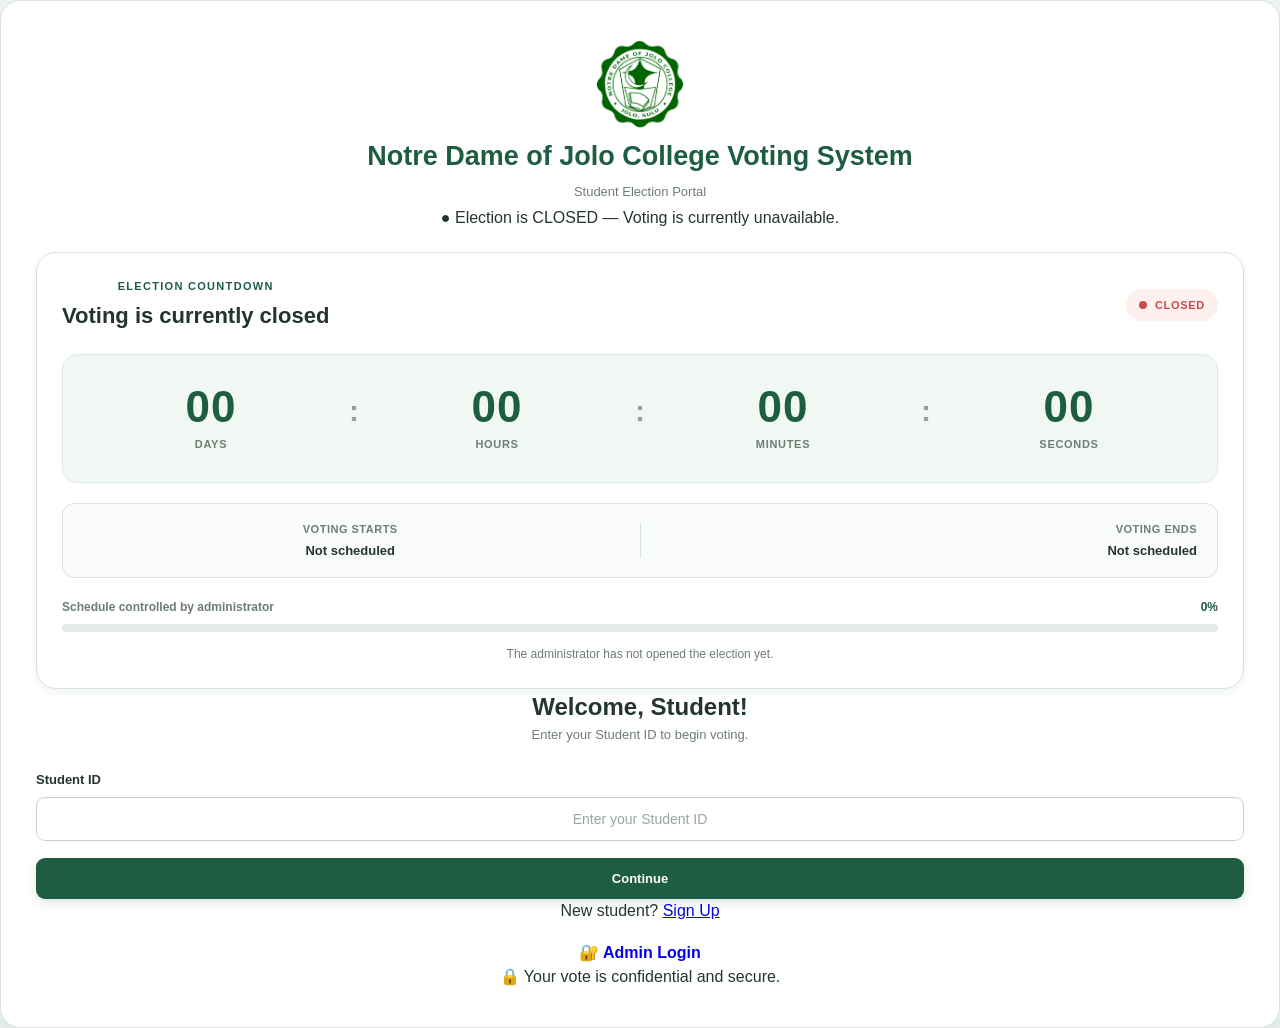
<file: index.html>
<!DOCTYPE html>

<html lang="en">

<head>


<meta charset="UTF-8">
<meta name="viewport" content="width=device-width, initial-scale=1.0">

<title>Notre Dame Of Jolo College Voting System</title>

<link rel="stylesheet" href="style2.css">


</head>

<body>


<main class="page-container">

    <section class="login-card">


        <!-- ==========================================
             LOGO
        =========================================== -->

        <div style="text-align: center;">

            <img
                src="NDJC-SEAL-1508x1536.png"
                alt="Notre Dame of Jolo College Logo"
                style="
                    width: 90px;
                    height: 90px;
                    object-fit: contain;
                "
            >

        </div>


        <!-- ==========================================
             TITLE
        =========================================== -->

        <h1>
            Notre Dame of Jolo College Voting System
        </h1>

        <p class="subtitle">
            Student Election Portal
        </p>

        <div class="divider"></div>


        <!-- ==========================================
             LIVE ELECTION STATUS
        =========================================== -->

        <div
            id="electionStatus"
            style="
                text-align: center;
                margin-bottom: 20px;
            "
        >

            <strong>
                Checking voting schedule...
            </strong>

        </div>


        <!-- ==========================================
             WELCOME
        =========================================== -->

        <h2>
            Welcome, Student!
        </h2>

        <p class="instruction">
            Enter your Student ID to begin voting.
        </p>


        <!-- ==========================================
             LOGIN FORM
        =========================================== -->

        <form id="studentLoginForm">

            <label for="studentID">
                Student ID
            </label>

            <input
                type="text"
                id="studentID"
                name="studentID"
                placeholder="Enter your Student ID"
                autocomplete="off"
            >

            <p
                id="errorMessage"
                class="error-message"
            ></p>

            <button
                type="submit"
                class="primary-button"
            >
                Continue
            </button>

        </form>


        <!-- ==========================================
             SIGN UP
        ========================================== -->

        <div class="signup-section">

            <p>

                New student?

                <a href="student-signup.html">
                    Sign Up
                </a>

            </p>

        </div>


        <!-- ==========================================
             ADMIN LOGIN
        ========================================== -->

        <div
            class="admin-login-section"
            style="
                text-align: center;
                margin-top: 18px;
            "
        >

            <a
                href="admin-login.html"
                style="
                    text-decoration: none;
                    font-weight: 600;
                "
            >
                🔐 Admin Login
            </a>

        </div>


        <!-- ==========================================
             FOOTER
        ========================================== -->

        <div class="login-footer">

            🔒 Your vote is confidential and secure.

        </div>

    </section>

</main>

    

<!-- ==========================================
     STUDENT JAVASCRIPT
=========================================== -->

<script src="student2.js"></script>


</body>

</html>
</file>
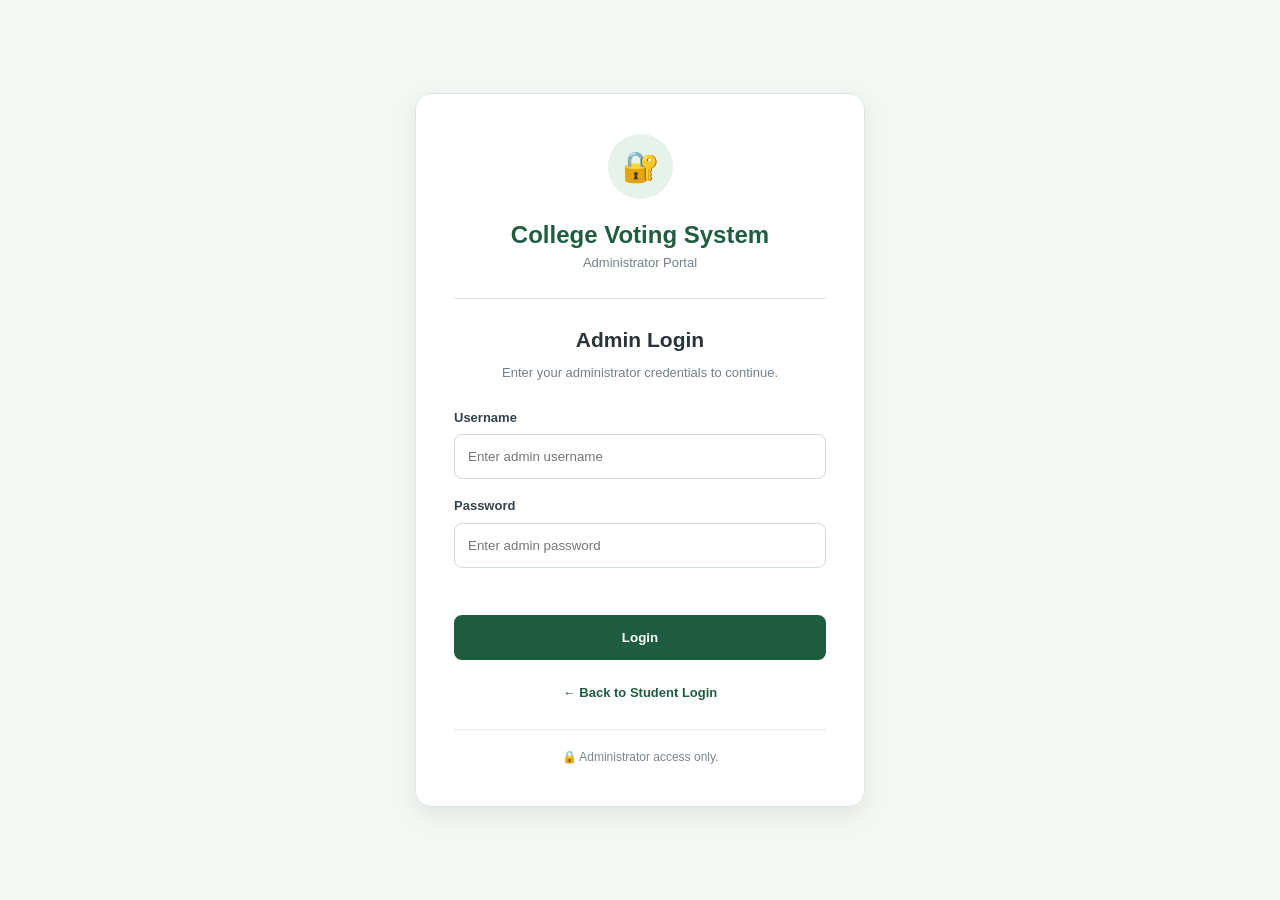
<file: admin-dashboard.html>
<!DOCTYPE html>
<html lang="en">

<head>

    <meta charset="UTF-8">

    <meta
        name="viewport"
        content="width=device-width, initial-scale=1.0"
    >

    <title>Admin Dashboard</title>

    <link
        rel="stylesheet"
        href="admin-style.css"
    >

</head>

<body>

<div class="admin-container">

    <!-- =====================================================
         HEADER
    ====================================================== -->

    <header class="admin-header">

        <div class="header-left">

            <div class="admin-logo">
                🗳️
            </div>

            <div>

                <h1>
                    College Voting System
                </h1>

                <p>
                    Administrator Dashboard
                </p>

            </div>

        </div>

        <button
            id="logoutButton"
            class="logout-button"
            type="button"
        >
            Logout
        </button>

    </header>


    <!-- =====================================================
         MAIN DASHBOARD
    ====================================================== -->

    <main class="dashboard-content">


        <!-- =================================================
             DASHBOARD OVERVIEW
        ================================================== -->

        <div class="welcome-section">

            <div>

                <h2>
                    Dashboard Overview
                </h2>

                <p>
                    Monitor the current election and voting activity.
                </p>

            </div>

            <button
                id="refreshButton"
                class="refresh-button"
                type="button"
            >
                ↻ Refresh Data
            </button>

        </div>


        <!-- =================================================
             STATISTICS
        ================================================== -->

        <section class="statistics-grid">

            <div class="stat-card">

                <div class="stat-icon">
                    👥
                </div>

                <div class="stat-information">

                    <span class="stat-label">
                        Total Students
                    </span>

                    <strong id="totalStudents">
                        0
                    </strong>

                </div>

            </div>


            <div class="stat-card">

                <div class="stat-icon">
                    🗳️
                </div>

                <div class="stat-information">

                    <span class="stat-label">
                        Total Votes
                    </span>

                    <strong id="totalVotes">
                        0
                    </strong>

                </div>

            </div>


            <div class="stat-card">

                <div class="stat-icon">
                    ✅
                </div>

                <div class="stat-information">

                    <span class="stat-label">
                        Voted
                    </span>

                    <strong id="votedStudents">
                        0
                    </strong>

                </div>

            </div>


            <div class="stat-card">

                <div class="stat-icon">
                    ⏳
                </div>

                <div class="stat-information">

                    <span class="stat-label">
                        Not Yet Voted
                    </span>

                    <strong id="notVotedStudents">
                        0
                    </strong>

                </div>

            </div>

        </section>


        <!-- =================================================
             ELECTION RESULTS
        ================================================== -->

        <section class="dashboard-section">

            <div class="section-header">

                <div>

                    <h2>
                        Election Results
                    </h2>

                    <p>
                        Current vote count for each position.
                    </p>

                </div>

            </div>


            <div class="results-grid">


                <!-- PRESIDENT -->

                <div class="result-card">

                    <div class="result-title">

                        <span class="position-icon">
                            🏆
                        </span>

                        <div>

                            <h3>
                                President
                            </h3>

                            <p>
                                Candidate vote count
                            </p>

                        </div>

                    </div>

                    <div
                        id="presidentResults"
                        class="candidate-results"
                    ></div>

                </div>


                <!-- VICE PRESIDENT -->

                <div class="result-card">

                    <div class="result-title">

                        <span class="position-icon">
                            🏆
                        </span>

                        <div>

                            <h3>
                                Vice President
                            </h3>

                            <p>
                                Candidate vote count
                            </p>

                        </div>

                    </div>

                    <div
                        id="vicePresidentResults"
                        class="candidate-results"
                    ></div>

                </div>


                <!-- SECRETARY -->

                <div class="result-card">

                    <div class="result-title">

                        <span class="position-icon">
                            🏆
                        </span>

                        <div>

                            <h3>
                                Secretary
                            </h3>

                            <p>
                                Candidate vote count
                            </p>

                        </div>

                    </div>

                    <div
                        id="secretaryResults"
                        class="candidate-results"
                    ></div>

                </div>


            </div>

        </section>


        <!-- =================================================
             ELECTION WINNERS
        ================================================== -->

        <section class="dashboard-section">

            <div class="section-header">

                <div>

                    <h2>
                        🏆 Election Winners
                    </h2>

                    <p>
                        Current leading candidates based on submitted votes.
                    </p>

                </div>

            </div>


            <div class="winners-grid">


                <!-- PRESIDENT WINNER -->

                <div class="winner-card">

                    <div class="winner-icon">
                        🏆
                    </div>

                    <div class="winner-position">
                        President
                    </div>

                    <h3 id="presidentWinner">
                        No votes yet
                    </h3>

                    <p id="presidentWinnerVotes">
                        0 votes
                    </p>

                </div>


                <!-- VICE PRESIDENT WINNER -->

                <div class="winner-card">

                    <div class="winner-icon">
                        🏆
                    </div>

                    <div class="winner-position">
                        Vice President
                    </div>

                    <h3 id="vicePresidentWinner">
                        No votes yet
                    </h3>

                    <p id="vicePresidentWinnerVotes">
                        0 votes
                    </p>

                </div>


                <!-- SECRETARY WINNER -->

                <div class="winner-card">

                    <div class="winner-icon">
                        🏆
                    </div>

                    <div class="winner-position">
                        Secretary
                    </div>

                    <h3 id="secretaryWinner">
                        No votes yet
                    </h3>

                    <p id="secretaryWinnerVotes">
                        0 votes
                    </p>

                </div>


            </div>


            <!-- TURNOUT -->

            <div class="turnout-card">

                <div>

                    <h3>
                        Voter Turnout
                    </h3>

                    <p>
                        Percentage of registered students who have voted.
                    </p>

                </div>

                <div
                    class="turnout-number"
                    id="turnoutPercentage"
                >
                    0%
                </div>

            </div>

        </section>


        <!-- =================================================
             CANDIDATE MANAGEMENT
        ================================================== -->

        <section class="dashboard-section">

            <div class="section-header">

                <div>

                    <h2>
                        Candidate Management
                    </h2>

                    <p>
                        Add, edit, or remove candidates participating in the election.
                    </p>

                </div>

            </div>


            <!-- ADD CANDIDATE -->

            <div class="candidate-add-card">

                <div class="candidate-add-header">

                    <div class="candidate-add-icon">
                        +
                    </div>

                    <div>

                        <h3>
                            Add New Candidate
                        </h3>

                        <p>
                            Enter the candidate information below.
                        </p>

                    </div>

                </div>


                <div class="candidate-add-form">


                    <div class="candidate-form-group">

                        <label for="candidatePosition">
                            Election Position
                        </label>

                        <select
                            id="candidatePosition"
                            class="candidate-form-control"
                        >

                            <option value="">
                                Select position
                            </option>

                            <option value="president">
                                President
                            </option>

                            <option value="vicePresident">
                                Vice President
                            </option>

                            <option value="secretary">
                                Secretary
                            </option>

                        </select>

                    </div>


                    <div class="candidate-form-group">

                        <label for="candidateName">
                            Candidate Name
                        </label>

                        <input
                            type="text"
                            id="candidateName"
                            class="candidate-form-control"
                            placeholder="Enter candidate name"
                            autocomplete="off"
                        >

                    </div>


                    <div class="candidate-form-action">

                        <button
                            type="button"
                            id="addCandidateButton"
                            class="add-candidate-button"
                        >
                            + Add Candidate
                        </button>

                    </div>


                </div>

            </div>


            <!-- CANDIDATE LISTS -->

            <div class="candidate-management-grid">


                <!-- PRESIDENT -->

                <div class="candidate-management-card">

                    <div class="management-title">

                        <span>
                            🏆
                        </span>

                        <div>

                            <h3>
                                President
                            </h3>

                            <p>
                                Candidates
                            </p>

                        </div>

                    </div>

                    <div
                        id="adminPresidentCandidates"
                        class="admin-candidate-list"
                    ></div>

                </div>


                <!-- VICE PRESIDENT -->

                <div class="candidate-management-card">

                    <div class="management-title">

                        <span>
                            🏆
                        </span>

                        <div>

                            <h3>
                                Vice President
                            </h3>

                            <p>
                                Candidates
                            </p>

                        </div>

                    </div>

                    <div
                        id="adminVicePresidentCandidates"
                        class="admin-candidate-list"
                    ></div>

                </div>


                <!-- SECRETARY -->

                <div class="candidate-management-card">

                    <div class="management-title">

                        <span>
                            🏆
                        </span>

                        <div>

                            <h3>
                                Secretary
                            </h3>

                            <p>
                                Candidates
                            </p>

                        </div>

                    </div>

                    <div
                        id="adminSecretaryCandidates"
                        class="admin-candidate-list"
                    ></div>

                </div>


            </div>

        </section>


        <!-- =================================================
             ELECTION MANAGEMENT
        ================================================== -->

        <section class="dashboard-section">

            <div class="section-header">

                <div>

                    <h2>
                        🗳️ Election Management
                    </h2>

                    <p>
                        Control the election status and voting schedule.
                    </p>

                </div>

            </div>


            <div class="election-management-card">


                <!-- STATUS -->

                <div class="election-status-information">

                    <div class="election-status-icon">
                        🗳️
                    </div>

                    <div>

                        <h3>
                            Election Status
                        </h3>

                        <p id="electionStatusText">
                            Election is currently closed.
                            Students cannot vote.
                        </p>

                    </div>

                </div>


                <div
                    id="electionStatusBadge"
                    class="election-status-badge closed"
                >
                    CLOSED
                </div>


                <!-- OPEN / CLOSE -->

                <div class="election-actions">

                    <button
                        id="openElectionButton"
                        class="election-button open-election-button"
                        type="button"
                    >
                        🟢 Open Election
                    </button>

                    <button
                        id="closeElectionButton"
                        class="election-button close-election-button"
                        type="button"
                    >
                        🔴 Close Election
                    </button>

                </div>


                <!-- VOTING SCHEDULE -->

                <div class="voting-schedule-card">

                    <div class="schedule-header">

                        <div>

                            <h3>
                                ⏰ Voting Schedule
                            </h3>

                            <p>
                                Set the date and time when students can vote.
                            </p>

                        </div>

                    </div>


                    <div class="schedule-form">


                        <div class="schedule-group">

                            <label for="votingStartDate">
                                Voting Start Date
                            </label>

                            <input
                                type="date"
                                id="votingStartDate"
                            >

                        </div>


                        <div class="schedule-group">

                            <label for="votingStartTime">
                                Voting Start Time
                            </label>

                            <input
                                type="time"
                                id="votingStartTime"
                            >

                        </div>


                        <div class="schedule-group">

                            <label for="votingEndDate">
                                Voting End Date
                            </label>

                            <input
                                type="date"
                                id="votingEndDate"
                            >

                        </div>


                        <div class="schedule-group">

                            <label for="votingEndTime">
                                Voting End Time
                            </label>

                            <input
                                type="time"
                                id="votingEndTime"
                            >

                        </div>


                    </div>


                    <div class="schedule-buttons">

                        <button
                            id="setVotingScheduleButton"
                            class="admin-button success-button"
                            type="button"
                        >
                            📅 Set Voting Schedule
                        </button>

                        <button
                            id="clearVotingScheduleButton"
                            class="admin-button danger-button"
                            type="button"
                        >
                            🗑️ Clear Schedule
                        </button>

                    </div>


                    <!-- CURRENT SCHEDULE -->

                    <div class="current-schedule">

                        <h3>
                            Current Voting Schedule
                        </h3>

                        <div class="schedule-details">

                            <div class="schedule-detail-item">

                                <span class="schedule-label">
                                    Starts:
                                </span>

                                <strong id="currentStartSchedule">
                                    Not scheduled
                                </strong>

                            </div>


                            <div class="schedule-detail-item">

                                <span class="schedule-label">
                                    Ends:
                                </span>

                                <strong id="currentEndSchedule">
                                    Not scheduled
                                </strong>

                            </div>

                        </div>

                    </div>


                    <!-- COUNTDOWN -->

                    <div
                        id="adminVotingCountdown"
                        class="admin-countdown"
                    >

                        <div class="countdown-title">
                            Voting Countdown
                        </div>

                        <div
                            id="adminCountdownTime"
                            class="countdown-time"
                        >
                            --:--:--
                        </div>

                        <div
                            id="adminCountdownMessage"
                            class="countdown-message"
                        >
                            No voting schedule has been set.
                        </div>

                    </div>

                </div>

            </div>

        </section>


        <!-- =================================================
             VOTER RECORDS
        ================================================== -->

        <section class="dashboard-section">

            <div class="section-header">

                <div>

                    <h2>
                        Voter Records
                    </h2>

                    <p>
                        Students who have submitted their votes.
                    </p>

                </div>

            </div>


            <div class="table-container">

                <table>

                    <thead>

                        <tr>

                            <th>
                                #
                            </th>

                            <th>
                                Student ID
                            </th>

                            <th>
                                Student Name
                            </th>

                            <th>
                                Date Submitted
                            </th>

                            <th>
                                Status
                            </th>

                        </tr>

                    </thead>

                    <tbody id="voterTableBody"></tbody>

                </table>

            </div>

        </section>


        <!-- =================================================
             ADMIN CONTROLS
        ================================================== -->

        <section class="dashboard-section">

            <div class="section-header">

                <div>

                    <h2>
                        Admin Controls
                    </h2>

                    <p>
                        Manage the election system, testing data,
                        and system backups.
                    </p>

                </div>

            </div>


            <div class="admin-controls">


                <!-- REFRESH -->

                <div class="control-card">

                    <div class="control-icon">
                        🔄
                    </div>

                    <div class="control-information">

                        <h3>
                            Refresh Dashboard
                        </h3>

                        <p>
                            Update the dashboard with the latest voting information.
                        </p>

                    </div>

                    <button
                        id="controlRefreshButton"
                        class="control-button"
                        type="button"
                    >
                        Refresh
                    </button>

                </div>


                <!-- RESET -->

                <div class="control-card danger-control">

                    <div class="control-icon">
                        🗑️
                    </div>

                    <div class="control-information">

                        <h3>
                            Reset Voting Data
                        </h3>

                        <p>
                            Delete all submitted votes from this browser for testing.
                        </p>

                    </div>

                    <button
                        id="resetVotesButton"
                        class="control-button danger-button"
                        type="button"
                    >
                        Reset Votes
                    </button>

                </div>


                <!-- EXPORT -->

                <div class="control-card">

                    <div class="control-icon">
                        💾
                    </div>

                    <div class="control-information">

                        <h3>
                            Backup System Data
                        </h3>

                        <p>
                            Export the current students, candidates, votes,
                            voting schedule, and election settings.
                        </p>

                    </div>

                    <button
                        id="exportDataButton"
                        class="control-button"
                        type="button"
                    >
                        📥 Export Data
                    </button>

                </div>


                <!-- IMPORT -->

                <div class="control-card">

                    <div class="control-icon">
                        📤
                    </div>

                    <div class="control-information">

                        <h3>
                            Restore System Data
                        </h3>

                        <p>
                            Import a previously exported College Voting
                            System backup file.
                        </p>

                    </div>

                    <button
                        id="importDataButton"
                        class="control-button"
                        type="button"
                    >
                        📤 Import Data
                    </button>

                    <input
                        type="file"
                        id="importDataFile"
                        accept=".json,application/json"
                        style="display: none;"
                    >

                </div>


            </div>

        </section>


    </main>


    <!-- =====================================================
         FOOTER
    ====================================================== -->

    <footer class="admin-footer">

        <p>
            College Voting System &copy; 2026
        </p>

        <span>
            Administrator Portal
        </span>

    </footer>


</div>


<!-- =========================================================
     JAVASCRIPT
========================================================== -->

<script src="admin-dashboard.js"></script>

</body>

</html>
</file>
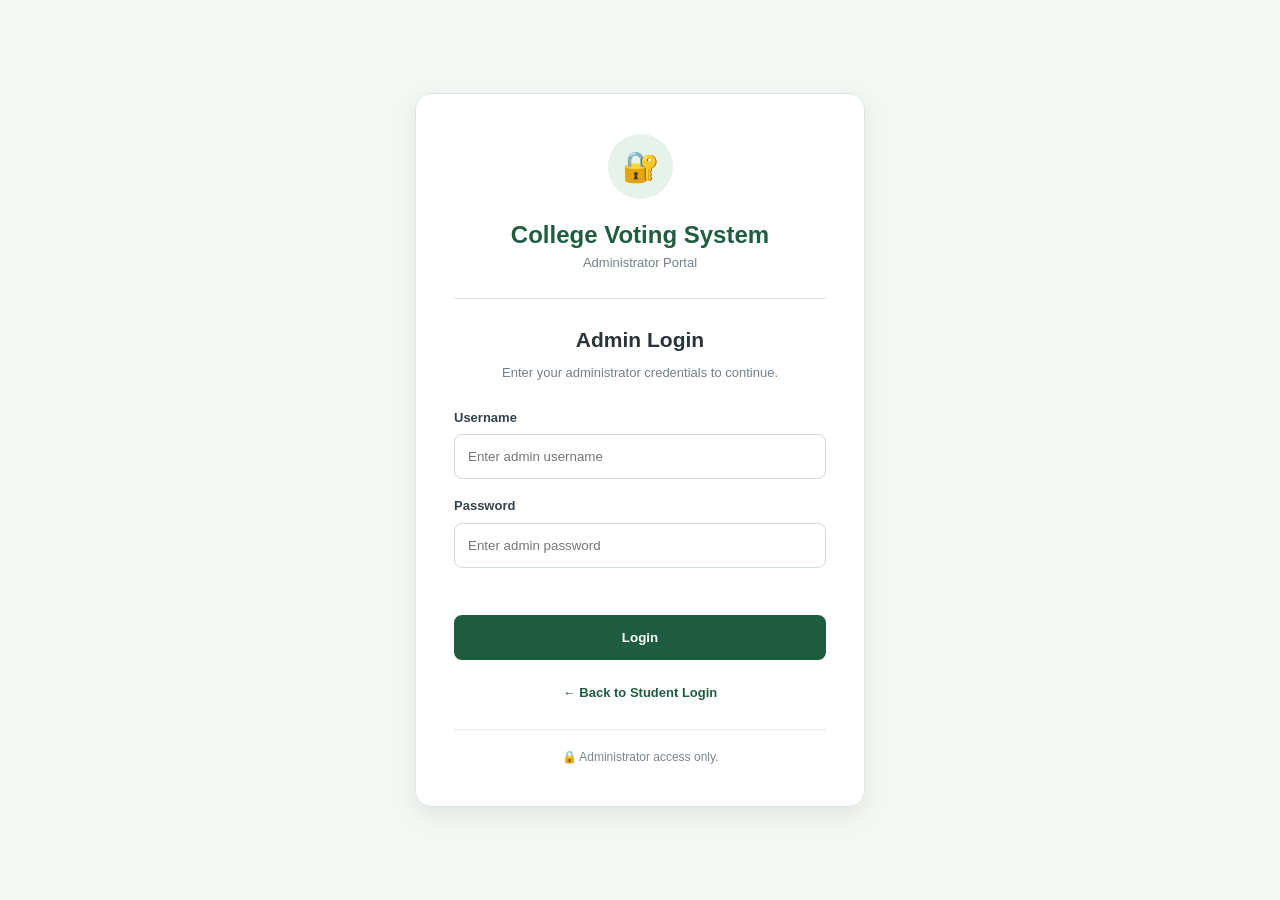
<file: admin-login.html>
<!DOCTYPE html>
<html lang="en">

<head>

    <meta charset="UTF-8">
    <meta name="viewport" content="width=device-width, initial-scale=1.0">

    <title>Admin Login - College Voting System</title>

    <link rel="stylesheet" href="admin-style.css">

</head>

<body>

    <main class="admin-login-page">

        <section class="admin-login-card">

            <!-- LOGO -->

            <div class="admin-login-logo">
                🔐
            </div>


            <!-- TITLE -->

            <h1>College Voting System</h1>

            <p class="admin-login-subtitle">
                Administrator Portal
            </p>


            <div class="admin-login-divider"></div>


            <!-- LOGIN TITLE -->

            <h2>Admin Login</h2>

            <p class="admin-login-instruction">
                Enter your administrator credentials to continue.
            </p>


            <!-- LOGIN FORM -->

            <form id="adminLoginForm">

                <label for="adminUsername">
                    Username
                </label>

                <input
                    type="text"
                    id="adminUsername"
                    name="adminUsername"
                    placeholder="Enter admin username"
                    autocomplete="off"
                >


                <label for="adminPassword">
                    Password
                </label>

                <input
                    type="password"
                    id="adminPassword"
                    name="adminPassword"
                    placeholder="Enter admin password"
                >


                <p
                    id="adminErrorMessage"
                    class="admin-error-message">
                </p>


                <button
                    type="submit"
                    class="admin-login-button">

                    Login

                </button>

            </form>


            <!-- BACK TO STUDENT LOGIN -->

            <div class="back-to-student">

                <a href="index.html">
                    ← Back to Student Login
                </a>

            </div>


            <!-- FOOTER -->

            <div class="admin-login-footer">

                🔒 Administrator access only.

            </div>

        </section>

    </main>


    <script src="admin-login.js"></script>

</body>

</html>
</file>
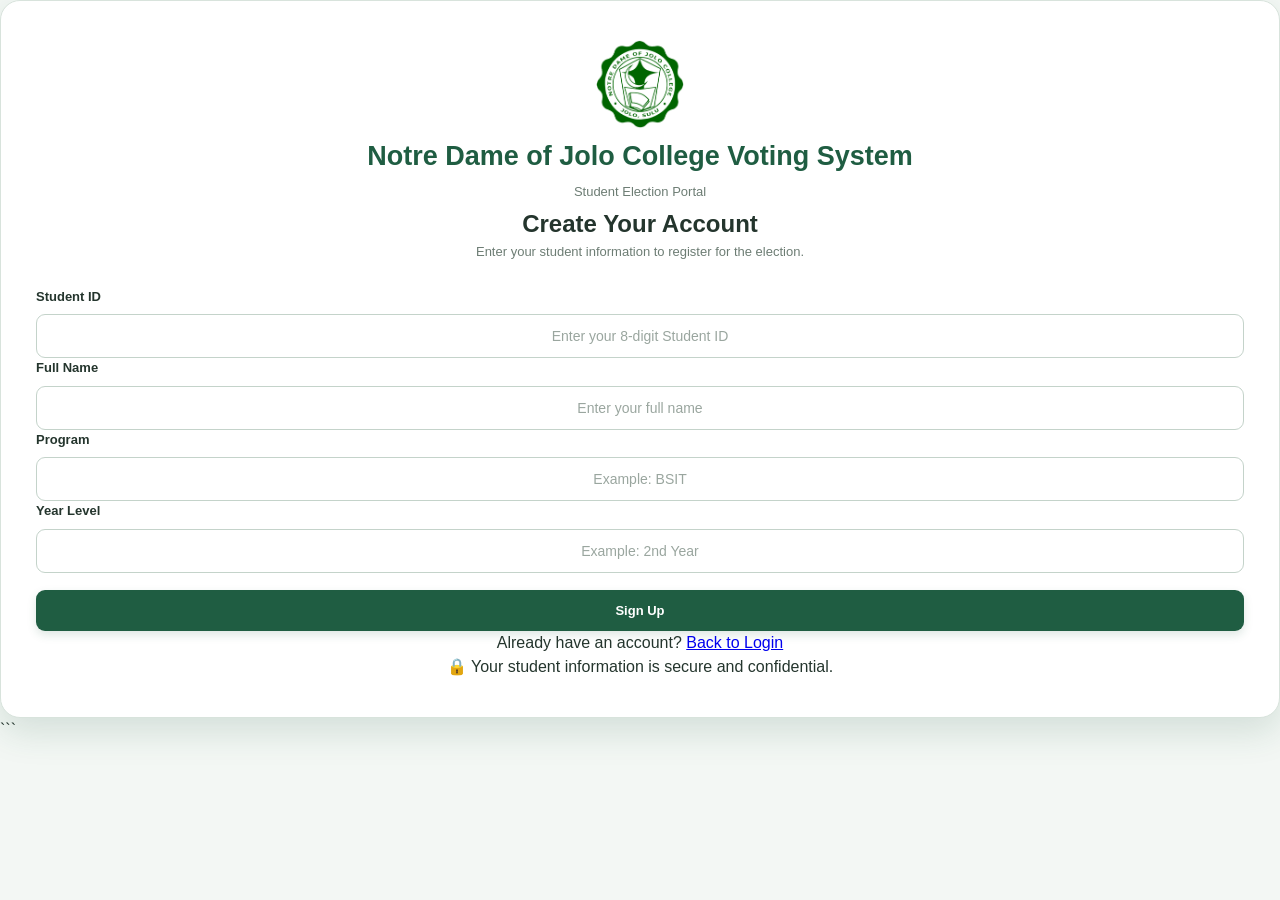
<file: student-signup.html>
<!DOCTYPE html>
<html lang="en">

<head>

    <meta charset="UTF-8">
    <meta name="viewport" content="width=device-width, initial-scale=1.0">

    <title>Notre Dame of Jolo College Voting System</title>

    <link rel="stylesheet" href="style2.css">

</head>

<body>

    <main class="page-container">

        <section class="login-card">

            <!-- ==========================================
                 LOGO
            =========================================== -->

            <div style="text-align: center;">

                <img
                    src="NDJC-SEAL-1508x1536.png"
                    alt="Notre Dame of Jolo College Logo"
                    style="
                        width: 90px;
                        height: 90px;
                        object-fit: contain;
                    "
                >

            </div>


            <!-- ==========================================
                 TITLE
            =========================================== -->

            <h1>
                Notre Dame of Jolo College Voting System
            </h1>

            <p class="subtitle">
                Student Election Portal
            </p>

            <div class="divider"></div>


            <!-- ==========================================
                 CREATE ACCOUNT
            =========================================== -->

            <h2>
                Create Your Account
            </h2>

            <p class="instruction">
                Enter your student information to register for the election.
            </p>


            <!-- ==========================================
                 SIGN UP FORM
            =========================================== -->

            <form id="studentSignupForm">

                <!-- STUDENT ID -->

                <label for="signupStudentID">
                    Student ID
                </label>

                <input
                    type="text"
                    id="signupStudentID"
                    name="studentID"
                    placeholder="Enter your 8-digit Student ID"
                    inputmode="numeric"
                    maxlength="8"
                    autocomplete="off"
                    required
                >


                <!-- FULL NAME -->

                <label for="signupStudentName">
                    Full Name
                </label>

                <input
                    type="text"
                    id="signupStudentName"
                    name="studentName"
                    placeholder="Enter your full name"
                    autocomplete="name"
                    required
                >


                <!-- PROGRAM -->

                <label for="signupProgram">
                    Program
                </label>

                <input
                    type="text"
                    id="signupProgram"
                    name="program"
                    placeholder="Example: BSIT"
                    autocomplete="organization-title"
                    required
                >


                <!-- YEAR LEVEL -->

                <label for="signupYearLevel">
                    Year Level
                </label>

                <input
                    type="text"
                    id="signupYearLevel"
                    name="yearLevel"
                    placeholder="Example: 2nd Year"
                    autocomplete="off"
                    required
                >


                <!-- MESSAGE -->

                <p
                    id="signupMessage"
                    class="error-message"
                ></p>


                <!-- SIGN UP BUTTON -->

                <button
                    type="submit"
                    class="primary-button"
                >
                    Sign Up
                </button>

            </form>


            <!-- ==========================================
                 BACK TO LOGIN
            =========================================== -->

            <div class="signup-section">

                <p>
                    Already have an account?

                    <a href="index.html">
                        Back to Login
                    </a>

                </p>

            </div>


            <!-- ==========================================
                 FOOTER
            =========================================== -->

            <div class="login-footer">

                🔒 Your student information is secure and confidential.

            </div>

        </section>

    </main>


    <!-- STUDENT SIGNUP JAVASCRIPT -->

    <script src="student-signup.js"></script>

</body>

</html>
```
</file>
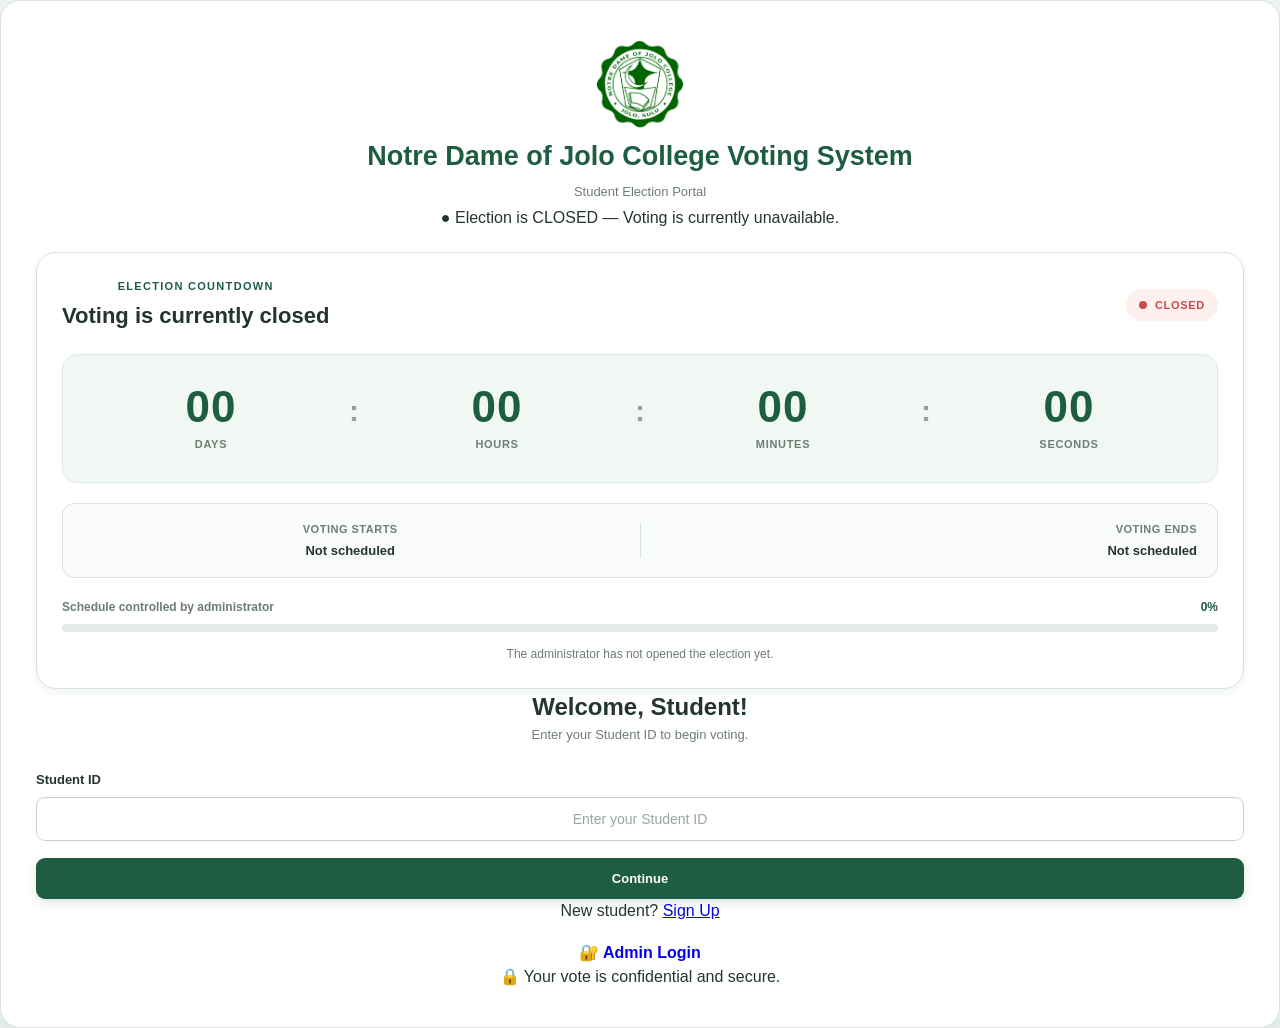
<file: voting.html>
<!DOCTYPE html>
<html lang="en">

<head>

    <meta charset="UTF-8">

    <meta name="viewport"
          content="width=device-width, initial-scale=1.0">

    <title>Cast Your Vote</title>

    <link rel="stylesheet"
          href="style2.css">

</head>


<body>


<div class="voting-container">


    <!-- ==================================================
         HEADER
    =================================================== -->

    <header class="voting-header">

        <div>

            <h1>
                College Election
            </h1>

            <p>
                Official Student Voting Portal
            </p>

        </div>


        <!-- STUDENT INFORMATION -->

        <div class="student-info">

            <strong id="studentName">
                Student
            </strong>

            <span id="studentDetails">
                Program • Year Level
            </span>

        </div>


        <!-- ELECTION STATUS -->

        <div id="electionStatus"
             class="election-status student-election-status">

            Checking election status...

        </div>

    </header>



    <!-- ==================================================
         ELECTION COUNTDOWN
    =================================================== -->

    <section class="student-countdown-card"
             id="votingCountdown">

        <div class="countdown-header">

            <div class="countdown-heading">

                <span class="countdown-eyebrow">
                    ELECTION COUNTDOWN
                </span>

                <h2 id="countdownTitle">
                    Checking voting schedule...
                </h2>

            </div>


            <div id="countdownStatusBadge"
                 class="countdown-status-badge checking">

                <span class="status-dot"></span>

                <span id="countdownStatusText">
                    CHECKING
                </span>

            </div>

        </div>



        <div class="countdown-time-grid">

            <div class="countdown-unit">

                <strong id="countdownDays">
                    00
                </strong>

                <span>
                    Days
                </span>

            </div>


            <div class="countdown-separator">
                :
            </div>


            <div class="countdown-unit">

                <strong id="countdownHours">
                    00
                </strong>

                <span>
                    Hours
                </span>

            </div>


            <div class="countdown-separator">
                :
            </div>


            <div class="countdown-unit">

                <strong id="countdownMinutes">
                    00
                </strong>

                <span>
                    Minutes
                </span>

            </div>


            <div class="countdown-separator">
                :
            </div>


            <div class="countdown-unit">

                <strong id="countdownSeconds">
                    00
                </strong>

                <span>
                    Seconds
                </span>

            </div>

        </div>



        <div class="countdown-schedule">

            <div class="schedule-item">

                <span class="schedule-label">
                    Voting starts
                </span>

                <strong id="countdownStart">
                    Not scheduled
                </strong>

            </div>


            <div class="schedule-divider"></div>


            <div class="schedule-item schedule-end">

                <span class="schedule-label">
                    Voting ends
                </span>

                <strong id="countdownEnd">
                    Not scheduled
                </strong>

            </div>

        </div>



        <div class="countdown-progress-area">

            <div class="countdown-progress-labels">

                <span id="countdownProgressLabel">
                    Voting period progress
                </span>

                <strong id="countdownProgressPercent">
                    0%
                </strong>

            </div>


            <div class="countdown-progress-track">

                <div id="countdownProgressBar"
                     class="countdown-progress-bar">
                </div>

            </div>

        </div>


        <p id="countdownMessage"
           class="countdown-message">

            Checking voting schedule...

        </p>

    </section>



    <!-- ==================================================
         VOTING PROGRESS
    =================================================== -->

    <div class="progress-container">


        <div class="progress-step active"
             id="progressPresident">

            1

            <span>
                President
            </span>

        </div>


        <div class="progress-line"></div>


        <div class="progress-step"
             id="progressVicePresident">

            2

            <span>
                Vice President
            </span>

        </div>


        <div class="progress-line"></div>


        <div class="progress-step"
             id="progressSecretary">

            3

            <span>
                Secretary
            </span>

        </div>


        <div class="progress-line"></div>


        <div class="progress-step"
             id="progressReview">

            4

            <span>
                Review
            </span>

        </div>

    </div>



    <!-- ==================================================
         MAIN VOTING CARD
    =================================================== -->

    <main class="position-card">


        <!-- POSITION HEADER -->

        <div class="position-header">

            <span class="position-number"
                  id="positionNumber">

                Position 1 of 3

            </span>


            <h2 id="positionTitle">

                President

            </h2>


            <p id="positionInstruction">

                Select <strong>one</strong>
                candidate for President.

            </p>

        </div>



        <!-- ==================================================
             PRESIDENT CANDIDATES

             IMPORTANT:
             Candidates are loaded automatically from:
             localStorage["candidates"]
        =================================================== -->

        <div class="candidate-grid"
             id="presidentCandidates">

            <!-- Admin candidates will appear here -->

        </div>



        <!-- ==================================================
             VICE PRESIDENT CANDIDATES
        =================================================== -->

        <div class="candidate-grid"
             id="vicePresidentCandidates"
             style="display: none;">

            <!-- Admin candidates will appear here -->

        </div>



        <!-- ==================================================
             SECRETARY CANDIDATES
        =================================================== -->

        <div class="candidate-grid"
             id="secretaryCandidates"
             style="display: none;">

            <!-- Admin candidates will appear here -->

        </div>



        <!-- ==================================================
             REVIEW SECTION
        =================================================== -->

        <div id="reviewSection"
             class="review-section"
             style="display: none;">


            <div class="review-list">


                <div class="review-item">

                    <strong>
                        President
                    </strong>

                    <span id="reviewPresident">
                        Not selected
                    </span>

                </div>


                <div class="review-item">

                    <strong>
                        Vice President
                    </strong>

                    <span id="reviewVicePresident">
                        Not selected
                    </span>

                </div>


                <div class="review-item">

                    <strong>
                        Secretary
                    </strong>

                    <span id="reviewSecretary">
                        Not selected
                    </span>

                </div>


            </div>

        </div>



        <!-- ==================================================
             SELECTION ERROR
        =================================================== -->

        <p id="selectionError"
           class="selection-error">
        </p>



        <!-- ==================================================
             NAVIGATION
        =================================================== -->

        <div class="voting-navigation">


            <button
                type="button"
                class="secondary-button"
                id="backButton"
                onclick="goBack()">

                ← Back

            </button>


            <button
                type="button"
                class="primary-button next-button"
                id="nextButton"
                onclick="goNext()">

                Next →

            </button>


        </div>


    </main>



    <!-- ==================================================
         FOOTER
    =================================================== -->

    <footer class="voting-footer">

        <p>
            Your vote is private and can only be submitted once.
        </p>

    </footer>


</div>



<!-- ==================================================
     STUDENT JAVASCRIPT
=================================================== -->

<script src="student2.js"></script>


</body>

</html>
</file>
<file: style2.css>
/* =========================================================
   COLLEGE VOTING SYSTEM
   STUDENT VOTING PAGE - STYLE2.CSS
   ========================================================= */


/* =========================================================
   1. GLOBAL RESET
   ========================================================= */

* {
    margin: 0;
    padding: 0;
    box-sizing: border-box;
}

html {
    scroll-behavior: smooth;
}

body {
    font-family: "Segoe UI", Arial, Helvetica, sans-serif;
    background: #f3f7f4;
    color: #24352d;
    min-height: 100vh;
    line-height: 1.5;
}


/* =========================================================
   2. COLOR VARIABLES
   ========================================================= */

:root {
    --forest: #1f5d42;
    --forest-dark: #174832;
    --forest-deep: #123b2a;
    --forest-light: #e7f2eb;
    --forest-soft: #f1f8f4;

    --white: #ffffff;
    --text: #24352d;
    --muted: #6d7d74;

    --border: #d8e3dc;
    --border-dark: #c4d3ca;

    --success: #2e8b57;
    --success-light: #e9f7ef;

    --warning: #c78a19;
    --warning-light: #fff6df;

    --danger: #c84b4b;
    --danger-light: #fff0f0;

    --shadow-sm: 0 3px 10px rgba(31, 93, 66, 0.08);
    --shadow-md: 0 8px 24px rgba(31, 93, 66, 0.12);
    --shadow-lg: 0 14px 35px rgba(31, 93, 66, 0.15);

    --radius-sm: 8px;
    --radius-md: 14px;
    --radius-lg: 20px;
}


/* =========================================================
   3. MAIN VOTING CONTAINER
   ========================================================= */

.voting-container {
    width: min(1180px, calc(100% - 32px));
    margin: 30px auto;
    padding-bottom: 30px;
}


/* =========================================================
   4. HEADER
   ========================================================= */

.voting-header {
    display: grid;
    grid-template-columns: 1fr auto auto;
    align-items: center;
    gap: 24px;

    background: var(--forest);
    color: var(--white);

    padding: 25px 30px;

    border-radius: var(--radius-lg);

    box-shadow: var(--shadow-md);
}


/* College title */

.voting-header h1 {
    font-size: 28px;
    font-weight: 700;
    letter-spacing: -0.3px;
    margin-bottom: 3px;
}

.voting-header > div:first-child p {
    color: rgba(255, 255, 255, 0.78);
    font-size: 14px;
}


/* =========================================================
   5. STUDENT INFORMATION
   ========================================================= */

.student-info {
    display: flex;
    flex-direction: column;
    align-items: flex-end;

    min-width: 190px;

    padding: 10px 16px;

    border-left: 1px solid rgba(255, 255, 255, 0.2);
}

.student-info strong {
    font-size: 15px;
    font-weight: 700;
}

.student-info span {
    margin-top: 2px;
    color: rgba(255, 255, 255, 0.72);
    font-size: 12px;
}


/* =========================================================
   6. ELECTION STATUS
   ========================================================= */

.election-status {
    display: inline-flex;
    align-items: center;
    justify-content: center;

    min-width: 120px;

    padding: 9px 15px;

    border-radius: 999px;

    font-size: 12px;
    font-weight: 700;

    text-transform: uppercase;
    letter-spacing: 0.5px;

    background: rgba(255, 255, 255, 0.13);
    color: white;

    border: 1px solid rgba(255, 255, 255, 0.2);
}


/* JavaScript-added states */

.election-status.open {
    background: rgba(61, 180, 111, 0.22);
    border-color: rgba(126, 235, 164, 0.4);
    color: #eafff1;
}

.election-status.closed {
    background: rgba(255, 255, 255, 0.12);
    color: #f1f4f2;
}


/* =========================================================
   7. COUNTDOWN CARD
   ========================================================= */

.student-countdown-card {
    margin-top: 22px;

    background: var(--white);

    border: 1px solid var(--border);

    border-radius: var(--radius-lg);

    padding: 25px;

    box-shadow: var(--shadow-sm);

    overflow: hidden;

    transition:
        transform 0.2s ease,
        box-shadow 0.2s ease;
}

.student-countdown-card:hover {
    box-shadow: var(--shadow-md);
}


/* =========================================================
   8. COUNTDOWN HEADER
   ========================================================= */

.countdown-header {
    display: flex;
    align-items: center;
    justify-content: space-between;

    gap: 20px;

    margin-bottom: 22px;
}

.countdown-eyebrow {
    display: block;

    margin-bottom: 4px;

    color: var(--forest);

    font-size: 11px;
    font-weight: 800;

    letter-spacing: 1.3px;
}

.countdown-heading h2 {
    color: var(--text);

    font-size: 22px;
    font-weight: 700;
}


/* =========================================================
   9. COUNTDOWN STATUS BADGE
   ========================================================= */

.countdown-status-badge {
    display: inline-flex;
    align-items: center;
    gap: 8px;

    padding: 8px 13px;

    border-radius: 999px;

    font-size: 11px;
    font-weight: 800;

    letter-spacing: 0.7px;

    white-space: nowrap;

    background: #eef2ef;
    color: var(--muted);
}

.status-dot {
    width: 8px;
    height: 8px;

    border-radius: 50%;

    background: #8c9992;
}


/* Checking */

.countdown-status-badge.checking {
    background: #eef2ef;
    color: #68766f;
}

.countdown-status-badge.checking .status-dot {
    background: #8c9992;
}


/* Open */

.countdown-status-badge.open {
    background: var(--success-light);
    color: var(--success);
}

.countdown-status-badge.open .status-dot {
    background: var(--success);
    box-shadow: 0 0 0 4px rgba(46, 139, 87, 0.12);
}


/* Upcoming */

.countdown-status-badge.upcoming {
    background: #edf3ff;
    color: #3766a8;
}

.countdown-status-badge.upcoming .status-dot {
    background: #4d7bc0;
}


/* Closed */

.countdown-status-badge.closed {
    background: var(--danger-light);
    color: var(--danger);
}

.countdown-status-badge.closed .status-dot {
    background: var(--danger);
}


/* =========================================================
   10. COUNTDOWN TIME
   ========================================================= */

.countdown-time-grid {
    display: grid;

    grid-template-columns:
        minmax(0, 1fr)
        auto
        minmax(0, 1fr)
        auto
        minmax(0, 1fr)
        auto
        minmax(0, 1fr);

    align-items: center;

    gap: 10px;

    padding: 20px;

    background: var(--forest-soft);

    border: 1px solid #dcebe2;

    border-radius: 15px;
}


/* Individual number box */

.countdown-unit {
    min-width: 0;

    text-align: center;

    padding: 10px 5px;
}

.countdown-unit strong {
    display: block;

    color: var(--forest);

    font-size: clamp(28px, 4vw, 44px);
    font-weight: 800;

    line-height: 1;

    font-variant-numeric: tabular-nums;
    letter-spacing: 1px;
}

.countdown-unit span {
    display: block;

    margin-top: 7px;

    color: var(--muted);

    font-size: 11px;
    font-weight: 700;

    text-transform: uppercase;
    letter-spacing: 0.7px;
}


/* Separators */

.countdown-separator {
    color: #91a39a;

    font-size: 30px;
    font-weight: 700;

    padding-bottom: 16px;
}


/* =========================================================
   11. COUNTDOWN SCHEDULE
   ========================================================= */

.countdown-schedule {
    display: grid;

    grid-template-columns: 1fr auto 1fr;

    align-items: center;

    gap: 22px;

    margin-top: 20px;

    padding: 17px 20px;

    background: #fafcfb;

    border: 1px solid var(--border);

    border-radius: 12px;
}

.schedule-item {
    display: flex;
    flex-direction: column;
    gap: 3px;
}

.schedule-item.schedule-end {
    text-align: right;
}

.schedule-label {
    color: var(--muted);

    font-size: 11px;
    font-weight: 700;

    text-transform: uppercase;
    letter-spacing: 0.5px;
}

.schedule-item strong {
    color: var(--text);

    font-size: 13px;
    font-weight: 700;
}

.schedule-divider {
    width: 1px;
    height: 35px;

    background: var(--border);
}


/* =========================================================
   12. COUNTDOWN PROGRESS
   ========================================================= */

.countdown-progress-area {
    margin-top: 20px;
}

.countdown-progress-labels {
    display: flex;
    justify-content: space-between;
    align-items: center;

    margin-bottom: 8px;
}

.countdown-progress-labels span {
    color: var(--muted);

    font-size: 12px;
    font-weight: 600;
}

.countdown-progress-labels strong {
    color: var(--forest);

    font-size: 12px;
    font-weight: 800;
}

.countdown-progress-track {
    width: 100%;
    height: 8px;

    overflow: hidden;

    background: #e4ebe7;

    border-radius: 999px;
}

.countdown-progress-bar {
    width: 0;
    height: 100%;

    background: var(--forest);

    border-radius: inherit;

    transition: width 0.5s ease;
}


/* =========================================================
   13. COUNTDOWN MESSAGE
   ========================================================= */

.countdown-message {
    margin-top: 13px;

    color: var(--muted);

    font-size: 12px;
    text-align: center;
}


/* =========================================================
   14. VOTING PROGRESS
   ========================================================= */

.progress-container {
    display: flex;
    align-items: center;

    width: 100%;

    margin: 25px 0;

    padding: 5px 10px;
}


/* Progress step */

.progress-step {
    position: relative;

    display: flex;
    flex-direction: column;
    align-items: center;
    justify-content: center;

    flex-shrink: 0;

    width: 43px;
    height: 43px;

    border-radius: 50%;

    background: #e2e9e5;

    color: #75837c;

    font-size: 14px;
    font-weight: 800;

    transition:
        background 0.25s ease,
        color 0.25s ease,
        transform 0.25s ease,
        box-shadow 0.25s ease;
}

.progress-step span {
    position: absolute;

    top: 51px;

    width: 110px;

    color: #78867e;

    font-size: 11px;
    font-weight: 700;

    text-align: center;

    white-space: nowrap;
}


/* Active */

.progress-step.active {
    background: var(--forest);
    color: white;

    box-shadow: 0 0 0 5px rgba(31, 93, 66, 0.12);

    transform: scale(1.04);
}

.progress-step.active span {
    color: var(--forest);
}


/* Completed */

.progress-step.completed {
    background: var(--success);
    color: white;
}

.progress-step.completed span {
    color: var(--success);
}


/* Progress line */

.progress-line {
    flex: 1;

    height: 3px;

    margin: 0 7px;

    background: #dfe7e2;

    border-radius: 999px;

    transition: background 0.3s ease;
}

.progress-line.completed {
    background: var(--forest);
}


/* =========================================================
   15. MAIN POSITION CARD
   ========================================================= */

.position-card {
    margin-top: 42px;

    background: var(--white);

    border: 1px solid var(--border);

    border-radius: var(--radius-lg);

    box-shadow: var(--shadow-sm);

    overflow: hidden;
}


/* =========================================================
   16. POSITION HEADER
   ========================================================= */

.position-header {
    padding: 28px 30px 22px;

    border-bottom: 1px solid var(--border);

    background:
        linear-gradient(
            to bottom,
            #ffffff,
            #fbfdfc
        );
}

.position-number {
    display: inline-block;

    margin-bottom: 7px;

    color: var(--forest);

    font-size: 11px;
    font-weight: 800;

    text-transform: uppercase;
    letter-spacing: 0.8px;
}

.position-header h2 {
    color: var(--text);

    font-size: 27px;
    font-weight: 750;

    margin-bottom: 5px;
}

.position-header p {
    color: var(--muted);

    font-size: 13px;
}

.position-header p strong {
    color: var(--forest);
}


/* =========================================================
   17. CANDIDATE GRID
   ========================================================= */

.candidate-grid {
    display: grid;

    grid-template-columns: repeat(3, minmax(0, 1fr));

    gap: 18px;

    padding: 26px 30px;
}


/* =========================================================
   18. CANDIDATE CARD
   ========================================================= */

.candidate-card {
    position: relative;

    display: flex;
    flex-direction: column;

    min-width: 0;

    padding: 20px;

    background: var(--white);

    border: 2px solid var(--border);

    border-radius: 16px;

    cursor: pointer;

    transition:
        border-color 0.2s ease,
        background 0.2s ease,
        box-shadow 0.2s ease,
        transform 0.2s ease;
}

.candidate-card:hover {
    border-color: #a9c5b5;

    background: #fcfefd;

    box-shadow: var(--shadow-md);

    transform: translateY(-3px);
}

.candidate-card:focus {
    outline: none;

    border-color: var(--forest);

    box-shadow:
        0 0 0 4px rgba(31, 93, 66, 0.12),
        var(--shadow-sm);
}


/* Selected card */

.candidate-card.selected {
    border-color: var(--forest);

    background: var(--forest-soft);

    box-shadow:
        0 7px 20px rgba(31, 93, 66, 0.13);
}


/* =========================================================
   19. CANDIDATE PHOTO
   ========================================================= */

.candidate-photo {
    display: flex;
    align-items: center;
    justify-content: center;

    width: 82px;
    height: 82px;

    margin: 0 auto 15px;

    border-radius: 50%;

    background: var(--forest-light);

    border: 4px solid #d9ebe1;

    font-size: 38px;

    flex-shrink: 0;
}


/* Selected photo */

.candidate-card.selected .candidate-photo {
    background: #d9eee1;
    border-color: #b7d8c4;
}


/* =========================================================
   20. CANDIDATE INFORMATION
   ========================================================= */

.candidate-information {
    min-width: 0;

    text-align: center;

    padding: 0 3px;
}

.candidate-information h3 {
    overflow: hidden;

    color: var(--text);

    font-size: 17px;
    font-weight: 750;

    text-overflow: ellipsis;
    white-space: nowrap;

    margin-bottom: 4px;
}

.candidate-information > p:not(.platform) {
    color: var(--forest);

    font-size: 12px;
    font-weight: 700;
}

.candidate-information .platform {
    min-height: 52px;

    margin-top: 11px;

    padding-top: 11px;

    color: var(--muted);

    font-size: 12px;
    line-height: 1.5;

    border-top: 1px solid var(--border);
}


/* =========================================================
   21. SELECTION CIRCLE
   ========================================================= */

.selection-circle {
    display: flex;
    align-items: center;
    justify-content: center;

    width: 29px;
    height: 29px;

    margin: 17px auto 0;

    border: 2px solid #c7d5cd;

    border-radius: 50%;

    color: transparent;

    background: white;

    font-size: 15px;
    font-weight: 900;

    transition:
        background 0.2s ease,
        border-color 0.2s ease,
        color 0.2s ease,
        transform 0.2s ease;
}


/* Selected circle */

.candidate-card.selected .selection-circle {
    background: var(--forest);

    border-color: var(--forest);

    color: white;

    transform: scale(1.05);
}


/* =========================================================
   22. REVIEW SECTION
   ========================================================= */

.review-section {
    padding: 28px 30px;
}

.review-list {
    display: flex;
    flex-direction: column;

    gap: 12px;
}

.review-item {
    display: flex;
    align-items: center;
    justify-content: space-between;

    gap: 20px;

    padding: 17px 20px;

    background: #f8fbf9;

    border: 1px solid var(--border);

    border-radius: 12px;
}

.review-item strong {
    color: var(--text);

    font-size: 13px;
}

.review-item span {
    color: var(--forest);

    font-size: 13px;
    font-weight: 700;

    text-align: right;
}


/* =========================================================
   23. SELECTION ERROR
   ========================================================= */

.selection-error {
    display: none;

    margin: 0 30px 20px;

    padding: 11px 14px;

    background: var(--danger-light);

    border: 1px solid #efcaca;

    border-radius: 9px;

    color: var(--danger);

    font-size: 12px;
    font-weight: 600;

    text-align: center;
}

.selection-error:not(:empty) {
    display: block;
}


/* =========================================================
   24. NAVIGATION
   ========================================================= */

.voting-navigation {
    display: flex;
    align-items: center;
    justify-content: space-between;

    gap: 15px;

    padding: 22px 30px;

    border-top: 1px solid var(--border);

    background: #fafcfb;
}


/* =========================================================
   25. BUTTONS
   ========================================================= */

.voting-navigation button {
    min-height: 44px;

    padding: 10px 21px;

    border-radius: 9px;

    font-family: inherit;

    font-size: 13px;
    font-weight: 700;

    cursor: pointer;

    transition:
        background 0.2s ease,
        border-color 0.2s ease,
        color 0.2s ease,
        transform 0.15s ease,
        box-shadow 0.2s ease;
}

.voting-navigation button:hover {
    transform: translateY(-1px);
}

.voting-navigation button:active {
    transform: translateY(0);
}

.voting-navigation button:focus {
    outline: none;

    box-shadow: 0 0 0 4px rgba(31, 93, 66, 0.12);
}


/* Back */

.secondary-button {
    background: white;

    color: var(--forest);

    border: 1px solid var(--border-dark);
}

.secondary-button:hover {
    background: var(--forest-soft);

    border-color: #a9c5b5;
}


/* Next */

.primary-button {
    background: var(--forest);

    color: white;

    border: 1px solid var(--forest);

    box-shadow: 0 4px 10px rgba(31, 93, 66, 0.15);
}

.primary-button:hover {
    background: var(--forest-dark);

    border-color: var(--forest-dark);
}

.primary-button:disabled,
.secondary-button:disabled {
    opacity: 0.5;

    cursor: not-allowed;

    transform: none;

    box-shadow: none;
}


/* =========================================================
   26. FOOTER
   ========================================================= */

.voting-footer {
    padding: 22px 10px 5px;

    text-align: center;
}

.voting-footer p {
    color: #7c8b83;

    font-size: 11px;
}


/* =========================================================
   27. LOGIN PAGE SUPPORT
   =========================================================
   These styles allow the same style2.css to continue
   supporting the student login page.
   ========================================================= */

/* =========================================================
   27. LOGIN PAGE - CENTERED STUDENT ID FORM
   ========================================================= */

.login-page {
    min-height: 100vh;

    display: flex;
    align-items: center;
    justify-content: center;

    padding: 30px 20px;

    background:
        linear-gradient(
            135deg,
            #eef6f1,
            #f7faf8
        );
}


/* Main login wrapper */

.login-container {
    width: 100%;
    max-width: 430px;

    margin: 0 auto;
}


/* Login card */

.login-card {
    width: 100%;

    background: var(--white);

    padding: 38px 35px;

    border: 1px solid var(--border);

    border-radius: 20px;

    box-shadow: var(--shadow-lg);

    text-align: center;
}


/* Login title */

.login-card h1 {
    color: var(--forest);

    font-size: 27px;

    font-weight: 700;

    text-align: center;

    margin-bottom: 5px;
}


/* Login subtitle */

.login-card > p {
    color: var(--muted);

    font-size: 13px;

    text-align: center;

    margin-bottom: 5px;
}


/* Login form */

.login-card form {
    width: 100%;

    margin: 25px auto 0;

    text-align: left;
}


/* Student ID label */

.login-card label {
    display: block;

    width: 100%;

    margin-bottom: 8px;

    color: var(--text);

    font-size: 13px;

    font-weight: 700;

    text-align: left;
}


/* Student ID input */

.login-card input {
    display: block;

    width: 100%;

    padding: 13px 14px;

    border: 1px solid var(--border-dark);

    border-radius: 9px;

    background: var(--white);

    color: var(--text);

    font-family: inherit;

    font-size: 14px;

    text-align: center;

    outline: none;

    transition:
        border-color 0.2s ease,
        box-shadow 0.2s ease,
        background 0.2s ease;
}


/* Input placeholder */

.login-card input::placeholder {
    color: #9aa69f;

    text-align: center;
}


/* Input hover */

.login-card input:hover {
    border-color: #a8b9ae;
}


/* Input focus */

.login-card input:focus {
    border-color: var(--forest);

    background: #fcfefd;

    box-shadow:
        0 0 0 4px rgba(31, 93, 66, 0.10);
}


/* Login button */

.login-card button {
    display: block;

    width: 100%;

    margin: 17px auto 0;

    padding: 13px 15px;

    border: none;

    border-radius: 9px;

    background: var(--forest);

    color: var(--white);

    font-family: inherit;

    font-size: 13px;

    font-weight: 700;

    text-align: center;

    cursor: pointer;

    transition:
        background 0.2s ease,
        transform 0.15s ease,
        box-shadow 0.2s ease;
}


.login-card button:hover {
    background: var(--forest-dark);

    transform: translateY(-1px);

    box-shadow:
        0 5px 12px rgba(31, 93, 66, 0.15);
}


.login-card button:active {
    transform: translateY(0);

    box-shadow: none;
}


.login-card button:focus-visible {
    outline: 3px solid rgba(31, 93, 66, 0.18);

    outline-offset: 2px;
}


/* Error message */

#errorMessage {
    width: 100%;

    margin: 12px auto 0;

    padding: 9px 12px;

    border-radius: 8px;

    color: var(--danger);

    background: var(--danger-light);

    font-size: 12px;

    text-align: center;
}


/* Hide empty error */

#errorMessage:empty {
    display: none;
}


/* =========================================================
   LOGIN - MOBILE
   ========================================================= */

@media (max-width: 480px) {

    .login-page {
        padding: 20px 15px;
    }

    .login-container {
        max-width: 400px;
    }

    .login-card {
        padding: 32px 25px;
    }

    .login-card h1 {
        font-size: 24px;
    }

    .login-card input {
        padding: 12px 13px;
    }

    .login-card button {
        padding: 12px 14px;
    }
}


/* =========================================================
   28. DISABLED VOTING STATE
   ========================================================= */

.voting-disabled {
    opacity: 0.75;
}

.voting-disabled .candidate-card {
    cursor: not-allowed;
}

.voting-disabled .candidate-card:hover {
    transform: none;

    box-shadow: none;
}


/* =========================================================
   29. RESPONSIVE - TABLET
   ========================================================= */

@media (max-width: 950px) {

    .voting-header {
        grid-template-columns: 1fr auto;

        gap: 16px;
    }

    .student-info {
        border-left: none;

        border-right: 1px solid rgba(255, 255, 255, 0.2);

        padding-right: 16px;
    }

    .election-status {
        grid-column: 1 / -1;

        justify-self: stretch;

        width: 100%;
    }

    .candidate-grid {
        grid-template-columns: repeat(2, minmax(0, 1fr));
    }

}


/* =========================================================
   30. RESPONSIVE - SMALL TABLET
   ========================================================= */

@media (max-width: 700px) {

    .voting-container {
        width: min(100% - 20px, 600px);

        margin: 15px auto;
    }

    .voting-header {
        grid-template-columns: 1fr;

        text-align: center;

        padding: 22px 20px;
    }

    .voting-header h1 {
        font-size: 24px;
    }

    .student-info {
        align-items: center;

        min-width: 0;

        border: none;

        padding: 5px;
    }

    .election-status {
        justify-self: center;

        width: auto;
    }

    .student-countdown-card {
        padding: 18px;
    }

    .countdown-header {
        align-items: flex-start;

        flex-direction: column;
    }

    .countdown-status-badge {
        align-self: flex-start;
    }

    .countdown-time-grid {
        gap: 3px;

        padding: 14px 7px;
    }

    .countdown-unit strong {
        font-size: 30px;
    }

    .countdown-separator {
        font-size: 22px;
    }

    .countdown-schedule {
        grid-template-columns: 1fr;

        gap: 12px;
    }

    .schedule-item,
    .schedule-item.schedule-end {
        text-align: center;

        align-items: center;
    }

    .schedule-divider {
        width: 100%;
        height: 1px;
    }

    .progress-container {
        margin: 22px 0;

        padding: 5px 0;
    }

    .progress-step {
        width: 38px;
        height: 38px;

        font-size: 12px;
    }

    .progress-step span {
        top: 46px;

        width: 90px;

        font-size: 9px;
    }

    .progress-line {
        margin: 0 4px;
    }

    .position-card {
        margin-top: 38px;
    }

    .position-header {
        padding: 23px 20px 19px;
    }

    .position-header h2 {
        font-size: 23px;
    }

    .candidate-grid {
        grid-template-columns: 1fr;

        padding: 20px;
    }

    .candidate-card {
        display: grid;

        grid-template-columns: 75px 1fr 32px;

        align-items: center;

        column-gap: 15px;

        padding: 15px;
    }

    .candidate-photo {
        width: 68px;
        height: 68px;

        margin: 0;

        font-size: 30px;
    }

    .candidate-information {
        text-align: left;
    }

    .candidate-information h3 {
        font-size: 16px;
    }

    .candidate-information .platform {
        min-height: auto;

        margin-top: 7px;

        padding-top: 7px;
    }

    .selection-circle {
        width: 28px;
        height: 28px;

        margin: 0;
    }

    .review-section {
        padding: 20px;
    }

    .review-item {
        align-items: flex-start;

        flex-direction: column;

        gap: 5px;
    }

    .review-item span {
        text-align: left;
    }

    .selection-error {
        margin-left: 20px;
        margin-right: 20px;
    }

    .voting-navigation {
        padding: 18px 20px;
    }

}


/* =========================================================
   31. RESPONSIVE - MOBILE
   ========================================================= */

@media (max-width: 480px) {

    body {
        background: #f6f9f7;
    }

    .voting-container {
        width: calc(100% - 14px);

        margin: 7px auto;
    }

    .voting-header {
        border-radius: 14px;

        padding: 18px 15px;
    }

    .voting-header h1 {
        font-size: 21px;
    }

    .voting-header > div:first-child p {
        font-size: 12px;
    }

    .student-info strong {
        font-size: 13px;
    }

    .student-info span {
        font-size: 11px;
    }

    .election-status {
        font-size: 10px;

        padding: 7px 12px;
    }

    .student-countdown-card {
        margin-top: 12px;

        padding: 15px;

        border-radius: 14px;
    }

    .countdown-eyebrow {
        font-size: 9px;
    }

    .countdown-heading h2 {
        font-size: 18px;
    }

    .countdown-time-grid {
        padding: 13px 4px;

        gap: 0;
    }

    .countdown-unit {
        padding: 7px 2px;
    }

    .countdown-unit strong {
        font-size: 23px;
    }

    .countdown-unit span {
        margin-top: 5px;

        font-size: 8px;
    }

    .countdown-separator {
        padding-bottom: 13px;

        font-size: 17px;
    }

    .countdown-schedule {
        padding: 13px;
    }

    .schedule-item strong {
        font-size: 11px;
    }

    .progress-container {
        margin: 20px 0 22px;
    }

    .progress-step {
        width: 34px;
        height: 34px;

        font-size: 11px;
    }

    .progress-step span {
        top: 41px;

        width: 72px;

        font-size: 8px;
    }

    .progress-line {
        height: 2px;

        margin: 0 3px;
    }

    .position-card {
        margin-top: 34px;

        border-radius: 14px;
    }

    .position-header {
        padding: 20px 16px 17px;
    }

    .position-number {
        font-size: 9px;
    }

    .position-header h2 {
        font-size: 21px;
    }

    .position-header p {
        font-size: 12px;
    }

    .candidate-grid {
        gap: 12px;

        padding: 15px;
    }

    .candidate-card {
        grid-template-columns: 60px 1fr 28px;

        column-gap: 11px;

        padding: 12px;
    }

    .candidate-photo {
        width: 58px;
        height: 58px;

        border-width: 3px;

        font-size: 25px;
    }

    .candidate-information h3 {
        font-size: 14px;
    }

    .candidate-information > p:not(.platform) {
        font-size: 10px;
    }

    .candidate-information .platform {
        font-size: 10px;

        line-height: 1.4;
    }

    .selection-circle {
        width: 25px;
        height: 25px;

        font-size: 12px;
    }

    .review-section {
        padding: 15px;
    }

    .review-item {
        padding: 13px 14px;
    }

    .review-item strong,
    .review-item span {
        font-size: 11px;
    }

    .voting-navigation {
        padding: 15px;

        gap: 10px;
    }

    .voting-navigation button {
        flex: 1;

        min-height: 42px;

        padding: 9px 12px;

        font-size: 12px;
    }

    .voting-footer {
        padding-top: 15px;
    }

    .voting-footer p {
        font-size: 9px;
    }

}


/* =========================================================
   32. VERY SMALL MOBILE
   ========================================================= */

@media (max-width: 350px) {

    .countdown-unit strong {
        font-size: 19px;
    }

    .countdown-unit span {
        font-size: 7px;
    }

    .countdown-separator {
        font-size: 14px;
    }

    .progress-step {
        width: 30px;
        height: 30px;
    }

    .progress-step span {
        width: 65px;

        font-size: 7px;
    }

    .candidate-card {
        grid-template-columns: 50px 1fr 25px;

        column-gap: 8px;

        padding: 10px;
    }

    .candidate-photo {
        width: 50px;
        height: 50px;

        font-size: 21px;
    }

    .candidate-information h3 {
        font-size: 12px;
    }

    .candidate-information > p:not(.platform) {
        font-size: 9px;
    }

    .candidate-information .platform {
        font-size: 9px;
    }

}


/* =========================================================
   33. ACCESSIBILITY
   ========================================================= */

button:focus-visible,
.candidate-card:focus-visible {
    outline: 3px solid rgba(31, 93, 66, 0.25);

    outline-offset: 2px;
}


/* Prevent text selection on interactive controls */

.candidate-card,
.voting-navigation button,
.progress-step {
    -webkit-tap-highlight-color: transparent;
}


/* =========================================================
   34. REDUCED MOTION
   ========================================================= */

@media (prefers-reduced-motion: reduce) {

    *,
    *::before,
    *::after {
        scroll-behavior: auto !important;

        transition-duration: 0.01ms !important;
        animation-duration: 0.01ms !important;
        animation-iteration-count: 1 !important;
    }

}


/* =========================================================
   35. PRINT
   ========================================================= */

@media print {

    body {
        background: white;
    }

    .voting-container {
        width: 100%;
        margin: 0;
    }

    .voting-header,
    .student-countdown-card,
    .progress-container,
    .voting-footer {
        box-shadow: none;
    }

    .voting-navigation {
        display: none;
    }

/* =========================================================
   COMPACT STUDENT VOTING LAYOUT
   ========================================================= */

/* Main student pages */
body {
    background: #f4f8f5;
}

/* =========================================================
   LOGIN PAGE
   ========================================================= */

.voting-container {
    width: 100%;
    max-width: 760px;
    margin: 35px auto;
    padding: 0 20px;
}


/* Login / Student card */
.student-login-card,
.login-card,
.voting-card {
    width: 100%;
    max-width: 760px;
    margin: 0 auto;

    padding: 30px 35px;

    background: #ffffff;

    border: 1px solid #dce8df;
    border-radius: 16px;

    box-shadow:
        0 4px 15px rgba(0, 0, 0, 0.05);
}


/* Header */
.voting-header {
    padding: 20px 10px 15px;

    text-align: center;
}

.voting-header h1 {
    margin-bottom: 5px;

    font-size: 28px;
    line-height: 1.2;
}

.voting-header p {
    font-size: 13px;
}


/* Welcome text */
.voting-container h2 {
    margin-top: 8px;
    margin-bottom: 5px;

    font-size: 23px;

    text-align: center;
}

.voting-container .subtitle,
.voting-container .instruction {
    font-size: 13px;

    text-align: center;
}


/* Student ID area */
.voting-container form {
    width: 100%;
    max-width: 100%;

    margin-top: 22px;
}

.voting-container label {
    display: block;

    margin-bottom: 7px;

    font-size: 13px;
    font-weight: 700;
}

.voting-container input[type="text"],
.voting-container input[type="number"] {
    width: 100%;
    height: 45px;

    padding: 0 14px;

    border: 1px solid #cbd8d0;
    border-radius: 8px;

    font-size: 14px;

    outline: none;

    text-align: center;

    transition:
        border-color 0.2s ease,
        box-shadow 0.2s ease;
}

.voting-container input[type="text"]:focus,
.voting-container input[type="number"]:focus {
    border-color: #1f5d42;

    box-shadow:
        0 0 0 3px rgba(31, 93, 66, 0.10);
}


/* Continue button */
.voting-container button {
    width: 100%;
    height: 44px;

    margin-top: 14px;

    border: none;
    border-radius: 8px;

    background: #1f5d42;

    color: white;

    font-size: 13px;
    font-weight: 700;

    cursor: pointer;

    transition:
        background 0.2s ease,
        transform 0.2s ease;
}

.voting-container button:hover {
    background: #174832;

    transform: translateY(-1px);
}


/* =========================================================
   ELECTION COUNTDOWN
   ========================================================= */

.election-countdown {
    width: 100%;
    max-width: 900px;

    margin: 20px auto 30px;
    padding: 22px 25px;

    background: #ffffff;

    border: 1px solid #dce8df;
    border-radius: 16px;

    box-shadow:
        0 4px 15px rgba(0, 0, 0, 0.05);
}


/* Countdown header */
.election-countdown-header {
    margin-bottom: 16px;
}

.election-countdown-header h2 {
    margin: 0;

    font-size: 20px;
    color: #1f2933;
}

.election-countdown-header p {
    margin-top: 4px;

    font-size: 11px;
    color: #71808a;

    text-transform: uppercase;
    letter-spacing: 0.8px;
}


/* Countdown numbers container */
.countdown-grid {
    display: grid;

    grid-template-columns:
        repeat(4, 1fr);

    gap: 10px;

    padding: 18px;

    background: #f3f8f5;

    border: 1px solid #dce8df;
    border-radius: 10px;
}


/* Individual countdown */
.countdown-item {
    text-align: center;

    padding: 5px;
}

.countdown-number {
    display: block;

    color: #1f5d42;

    font-size: 38px;
    font-weight: 700;

    line-height: 1;
}

.countdown-label {
    display: block;

    margin-top: 6px;

    color: #66757f;

    font-size: 10px;
    font-weight: 700;

    text-transform: uppercase;
}


/* =========================================================
   VOTING SCHEDULE
   ========================================================= */

.voting-schedule {
    margin-top: 15px;

    padding: 14px 16px;

    background: #fbfdfb;

    border: 1px solid #dce8df;
    border-radius: 9px;

    display: grid;

    grid-template-columns: 1fr 1fr;

    gap: 15px;
}

.schedule-item {
    padding: 4px 10px;
}

.schedule-item:first-child {
    border-right: 1px solid #dce8df;
}

.schedule-item span {
    display: block;

    margin-bottom: 3px;

    color: #71808a;

    font-size: 10px;

    text-transform: uppercase;
}

.schedule-item strong {
    color: #1f2933;

    font-size: 12px;
}


/* =========================================================
   VOTING PROGRESS
   ========================================================= */

.voting-progress {
    margin-top: 16px;
}

.voting-progress-header {
    display: flex;
    justify-content: space-between;

    margin-bottom: 6px;

    color: #66757f;

    font-size: 11px;
}

.progress-bar {
    width: 100%;
    height: 6px;

    overflow: hidden;

    background: #e4ebe6;

    border-radius: 10px;
}

.progress-bar-fill {
    height: 100%;

    background: #1f5d42;

    border-radius: 10px;
}


/* Countdown message */
.countdown-message {
    margin-top: 12px;

    color: #71808a;

    font-size: 11px;

    text-align: center;
}


/* =========================================================
   OPEN / CLOSED STATUS
   ========================================================= */

.election-status {
    display: inline-flex;
    align-items: center;

    gap: 6px;

    padding: 7px 12px;

    background: #e8f5ed;

    color: #267044;

    border-radius: 20px;

    font-size: 10px;
    font-weight: 700;

    text-transform: uppercase;
}

.election-status::before {
    content: "";

    width: 7px;
    height: 7px;

    background: #4d9b6b;

    border-radius: 50%;
}


/* =========================================================
   MOBILE
   ========================================================= */

@media (max-width: 700px) {

    .voting-container {
        margin: 20px auto;

        padding: 0 12px;
    }

    .student-login-card,
    .login-card,
    .voting-card {
        padding: 25px 20px;

        border-radius: 12px;
    }

    .voting-header h1 {
        font-size: 23px;
    }

    .voting-container h2 {
        font-size: 20px;
    }

    .election-countdown {
        padding: 18px 15px;

        margin: 15px auto 20px;
    }

    .countdown-grid {
        gap: 4px;

        padding: 13px 8px;
    }

    .countdown-number {
        font-size: 27px;
    }

    .countdown-label {
        font-size: 8px;
    }

}


@media (max-width: 500px) {

    .countdown-grid {
        grid-template-columns:
            repeat(2, 1fr);

        gap: 10px;
    }

    .countdown-number {
        font-size: 30px;
    }

    .voting-schedule {
        grid-template-columns: 1fr;
    }

    .schedule-item:first-child {
        border-right: none;

        border-bottom:
            1px solid #dce8df;

        padding-bottom: 10px;
    }

}


/* =====================================================
   LOGO
===================================================== */

.logo-circle {
    width: 110px;
    height: 110px;
    margin: 0 auto 20px;
    display: flex;
    align-items: center;
    justify-content: center;
    overflow: hidden;
}

.logo-circle img {
    width: 100px;
    height: 100px;
    object-fit: contain;
    display: block;
}




}
</file>
<file: admin-style.css>
/* =========================================================
   COLLEGE VOTING SYSTEM - ADMIN DASHBOARD STYLESHEET
   Corrected to match admin-dashboard.html + admin-dashboard.js
   ========================================================= */

* { box-sizing: border-box; margin: 0; padding: 0; }
html { scroll-behavior: smooth; }
body {
    font-family: "Segoe UI", Arial, sans-serif;
    background: #f4f8f5;
    color: #1f2933;
    line-height: 1.5;
}
button, input, select { font-family: inherit; }
button { cursor: pointer; }

.admin-container { min-height: 100vh; display: flex; flex-direction: column; }

.admin-header {
    min-height: 85px; padding: 18px 45px; display: flex;
    align-items: center; justify-content: space-between; gap: 20px;
    background: linear-gradient(135deg, #1f5d42, #174832);
    color: white; box-shadow: 0 4px 14px rgba(0,0,0,.14);
}
.header-left { display: flex; align-items: center; gap: 15px; min-width: 0; }
.admin-logo {
    width: 52px; height: 52px; display: flex; align-items: center;
    justify-content: center; flex-shrink: 0; background: white;
    color: #1f5d42; border-radius: 50%; font-size: 25px;
}
.header-left h1 { font-size: 22px; font-weight: 700; }
.header-left p { margin-top: 3px; font-size: 13px; opacity: .85; }

.logout-button, .refresh-button, .add-candidate-button,
.election-button, .schedule-button, .control-button {
    border: 0; border-radius: 7px; font-weight: 700; transition: .2s ease;
}
.logout-button {
    padding: 10px 20px; background: white; color: #1f5d42;
    font-size: 14px; white-space: nowrap;
}
.logout-button:hover { background: #e8f3ec; transform: translateY(-1px); }

.dashboard-content {
    width: 100%; max-width: 1250px; margin: 0 auto;
    padding: 35px 25px 55px; flex: 1;
}
.welcome-section {
    display: flex; align-items: center; justify-content: space-between;
    gap: 20px; margin-bottom: 25px;
}
.welcome-section h2 { color: #1f5d42; font-size: 27px; }
.welcome-section p { margin-top: 5px; color: #66757f; font-size: 14px; }
.refresh-button { padding: 11px 18px; background: #1f5d42; color: white; font-size: 14px; }
.refresh-button:hover, .add-candidate-button:hover, .control-button:hover,
.set-schedule-button:hover, .open-election-button:hover { background: #174832; transform: translateY(-1px); }

.statistics-grid {
    display: grid; grid-template-columns: repeat(4,minmax(0,1fr));
    gap: 18px; margin-bottom: 35px;
}
.stat-card {
    display: flex; align-items: center; gap: 16px; padding: 22px;
    background: white; border: 1px solid #dce8df; border-radius: 14px;
    box-shadow: 0 3px 10px rgba(0,0,0,.04);
}
.stat-icon, .position-icon, .winner-icon, .control-icon,
.election-status-icon, .candidate-add-icon, .management-title > span {
    display: flex; align-items: center; justify-content: center;
    background: #e7f2eb; color: #1f5d42;
}
.stat-icon { width: 48px; height: 48px; flex-shrink: 0; border-radius: 11px; font-size: 23px; }
.stat-information { display: flex; flex-direction: column; gap: 3px; }
.stat-label { color: #71808a; font-size: 13px; font-weight: 600; }
.stat-information strong { color: #1f5d42; font-size: 27px; }

.dashboard-section {
    margin-bottom: 30px; padding: 25px; background: white;
    border: 1px solid #dce8df; border-radius: 15px;
    box-shadow: 0 3px 10px rgba(0,0,0,.04);
}
.section-header { margin-bottom: 22px; }
.section-header h2 { color: #1f5d42; font-size: 21px; }
.section-header p { margin-top: 4px; color: #71808a; font-size: 13px; }

.results-grid, .winners-grid, .candidate-management-grid {
    display: grid; gap: 20px; grid-template-columns: repeat(3,minmax(0,1fr));
}
.result-card, .candidate-management-card, .election-management-card {
    background: #fbfdfb; border: 1px solid #dce8df; border-radius: 12px;
}
.result-card { padding: 20px; }
.result-title, .management-title {
    display: flex; align-items: center; gap: 12px; padding-bottom: 15px;
    margin-bottom: 15px; border-bottom: 1px solid #e3ece6;
}
.position-icon, .management-title > span { width: 42px; height: 42px; flex-shrink: 0; border-radius: 9px; }
.result-title h3, .management-title h3 { color: #1f5d42; font-size: 16px; }
.result-title p, .management-title p { margin-top: 2px; color: #7b878d; font-size: 12px; }

/* Classes generated by the corrected JavaScript */
.result-item {
    display: flex; align-items: center; justify-content: space-between;
    gap: 12px; min-height: 48px; padding: 10px 12px; margin-bottom: 9px;
    background: white; border: 1px solid #e3ece6; border-radius: 8px;
}
.result-item:last-child { margin-bottom: 0; }
.result-item:hover, .candidate-item:hover { background: #f7faf8; border-color: #cbdcd0; }
.result-name { min-width: 0; flex: 1; color: #29343a; font-size: 13px; font-weight: 600; word-break: break-word; }
.result-votes {
    flex-shrink: 0; padding: 5px 9px; background: #e7f2eb;
    color: #1f5d42; border-radius: 15px; font-size: 11px; font-weight: 700;
}
.empty-message { padding: 20px 5px; color: #89959a; text-align: center; font-size: 13px; }

.winners-grid { gap: 18px; }
.winner-card {
    padding: 24px 20px; background: linear-gradient(145deg,#fff,#f4faf6);
    border: 1px solid #dce8df; border-radius: 13px; text-align: center;
}
.winner-icon { width: 50px; height: 50px; margin: 0 auto 12px; border-radius: 50%; font-size: 24px; }
.winner-position { margin-bottom: 7px; color: #71808a; font-size: 12px; font-weight: 700; text-transform: uppercase; }
.winner-card h3 { margin-bottom: 5px; color: #1f5d42; font-size: 17px; }
.winner-card p { margin-bottom: 12px; color: #66757f; font-size: 12px; }
.winner-status { display: inline-block; padding: 5px 11px; background: #e5f3e9; color: #267044; border-radius: 20px; font-size: 10px; font-weight: 700; }

.turnout-card {
    display: flex; align-items: center; justify-content: space-between; gap: 20px;
    margin-top: 20px; padding: 20px; background: #f4f8f5;
    border: 1px solid #dce8df; border-radius: 12px;
}
.turnout-card h3 { color: #1f5d42; font-size: 15px; }
.turnout-card p { margin-top: 3px; color: #71808a; font-size: 12px; }
.turnout-number { color: #1f5d42; font-size: 30px; font-weight: 700; }

.candidate-add-card { margin-top: 20px; padding: 24px; background: white; border: 1px solid #dce8df; border-radius: 12px; }
.candidate-add-header { display: flex; align-items: center; gap: 13px; margin-bottom: 22px; }
.candidate-add-icon { width: 42px; height: 42px; border-radius: 9px; font-size: 24px; }
.candidate-add-header h3 { color: #1f5d42; font-size: 18px; }
.candidate-add-header p { margin-top: 4px; color: #7b878d; font-size: 12px; }
.candidate-add-form {
    display: grid; grid-template-columns: minmax(190px,.8fr) minmax(250px,1.4fr) auto;
    align-items: end; gap: 16px;
}
.candidate-form-group { display: flex; flex-direction: column; gap: 7px; }
.candidate-form-group label { color: #29343a; font-size: 13px; font-weight: 700; }
.candidate-form-control, .schedule-group input {
    width: 100%; height: 42px; padding: 0 12px; background: white;
    border: 1px solid #cfdcd4; border-radius: 7px; color: #29343a; outline: none;
}
.candidate-form-control:focus, .schedule-group input:focus { border-color: #1f5d42; box-shadow: 0 0 0 3px rgba(31,93,66,.1); }
.candidate-form-action { display: flex; align-items: flex-end; }
.add-candidate-button { height: 42px; padding: 0 18px; background: #1f5d42; color: white; }

.candidate-management-grid { margin-top: 20px; }
.candidate-management-card { min-width: 0; padding: 20px; }
.admin-candidate-list { display: flex; flex-direction: column; gap: 10px; min-height: 64px; }
.candidate-item {
    display: flex; align-items: center; justify-content: space-between; gap: 12px;
    min-height: 52px; padding: 10px 12px; background: white;
    border: 1px solid #e3ece6; border-radius: 8px;
}
.candidate-item .candidate-name { display: block; min-width: 0; flex: 1; color: #29343a; font-size: 13px; font-weight: 600; word-break: break-word; }
.delete-candidate-button {
    min-width: 58px; height: 31px; padding: 0 9px; flex-shrink: 0;
    background: #fff5f5; border: 1px solid #e2b8b8; border-radius: 6px;
    color: #b33131; font-size: 11px; font-weight: 700;
}
.delete-candidate-button:hover { background: #fde6e6; border-color: #d99494; }

.election-management-card { display: flex; align-items: center; gap: 20px; padding: 20px; flex-wrap: wrap; }
.election-status-information { display: flex; align-items: center; gap: 14px; flex: 1; min-width: 250px; }
.election-status-icon { width: 48px; height: 48px; flex-shrink: 0; border-radius: 10px; font-size: 22px; }
.election-status-information h3 { margin-bottom: 4px; color: #29343a; font-size: 15px; }
.election-status-information p { color: #71808a; font-size: 12px; }
.election-status-badge { padding: 7px 13px; border-radius: 20px; font-size: 11px; font-weight: 700; white-space: nowrap; }
.election-status-badge.open { background: #e5f3e9; color: #267044; }
.election-status-badge.closed { background: #f1eeee; color: #8a5555; }
.election-actions { display: flex; gap: 10px; }
.election-button { padding: 10px 16px; color: white; }
.open-election-button { background: #1f5d42; }
.close-election-button { background: #c0392b; }
.close-election-button:hover, .clear-schedule-button:hover, .danger-button:hover { background: #a93226; }

.voting-schedule-card { margin-top: 20px; padding: 22px; background: linear-gradient(145deg,#fbfdfb,#f4f9f5); border: 1px solid #dce8df; border-radius: 12px; }
.schedule-header { margin-bottom: 20px; }
.schedule-header h3 { margin-bottom: 4px; color: #1f5d42; font-size: 17px; }
.schedule-header p { color: #71808a; font-size: 12px; }
.schedule-form { display: grid; grid-template-columns: repeat(2,minmax(0,1fr)); gap: 18px; }
.schedule-group label { display: block; margin-bottom: 7px; color: #354149; font-size: 12px; font-weight: 600; }
.schedule-buttons { display: flex; gap: 10px; margin-top: 20px; flex-wrap: wrap; }
.schedule-button { padding: 10px 16px; color: white; }
.set-schedule-button { background: #1f5d42; }
.clear-schedule-button { background: #c0392b; }
.current-schedule { margin-top: 25px; padding-top: 20px; border-top: 1px solid #e3ece6; }
.current-schedule h3 { margin-bottom: 15px; color: #1f5d42; font-size: 15px; }
.schedule-details { display: grid; grid-template-columns: repeat(2,minmax(0,1fr)); gap: 12px; }
.schedule-detail-item { padding: 14px; background: white; border: 1px solid #e3ece6; border-radius: 8px; }
.schedule-label { display: block; margin-bottom: 5px; color: #7b878d; font-size: 11px; }
.schedule-detail-item strong { color: #1f5d42; font-size: 12px; word-break: break-word; }

.admin-countdown { margin-top: 20px; padding: 22px; background: linear-gradient(135deg,#e7f2eb,#dceee3); border: 1px solid #cfe2d5; border-radius: 10px; text-align: center; }
.countdown-title { color: #1f5d42; font-size: 11px; font-weight: 700; text-transform: uppercase; letter-spacing: 1px; }
.countdown-time { margin: 8px 0; color: #1f5d42; font-size: 36px; font-weight: 700; letter-spacing: 2px; }
.countdown-message { color: #66757f; font-size: 12px; }

.table-container { width: 100%; overflow-x: auto; border-radius: 9px; }
table { width: 100%; min-width: 650px; border-collapse: collapse; }
thead { background: #eef6f0; }
th { padding: 13px 15px; color: #1f5d42; font-size: 12px; text-align: left; border-bottom: 1px solid #d8e5dc; }
td { padding: 14px 15px; color: #354149; font-size: 13px; border-bottom: 1px solid #edf2ee; }
tbody tr:hover { background: #f8fbf9; }
.status-voted, .status-not-voted { display: inline-block; padding: 5px 11px; border-radius: 20px; font-size: 11px; font-weight: 700; }
.status-voted { background: #e5f3e9; color: #267044; }
.status-not-voted { background: #f3eeee; color: #8a5555; }

.admin-controls { display: flex; flex-direction: column; gap: 15px; }
.control-card { display: flex; align-items: center; gap: 15px; padding: 18px; background: #fbfdfb; border: 1px solid #dce8df; border-radius: 11px; }
.control-icon { width: 45px; height: 45px; flex-shrink: 0; border-radius: 9px; font-size: 20px; }
.control-information { flex: 1; }
.control-information h3 { margin-bottom: 4px; color: #29343a; font-size: 15px; }
.control-information p { color: #71808a; font-size: 12px; }
.control-button { padding: 9px 17px; background: #1f5d42; color: white; font-size: 12px; white-space: nowrap; }
.danger-control { background: #fffafa; border-color: #ead8d8; }
.danger-control .control-icon { background: #fbeaea; }
.danger-button { background: #c0392b; }
#importDataFile { display: none; }

.admin-footer { display: flex; align-items: center; justify-content: space-between; gap: 15px; padding: 18px 30px; background: linear-gradient(135deg,#1f5d42,#174832); color: white; font-size: 12px; }
.admin-footer span { opacity: .75; }

/* Admin login */
.admin-login-page { min-height: 100vh; display: flex; align-items: center; justify-content: center; padding: 25px; background: #f4f8f5; }
.admin-login-card { width: 100%; max-width: 450px; padding: 40px 38px; background: white; border: 1px solid #dce8df; border-radius: 16px; text-align: center; box-shadow: 0 8px 25px rgba(0,0,0,.08); }
.admin-login-logo { width: 65px; height: 65px; display: flex; align-items: center; justify-content: center; margin: 0 auto 18px; background: #e7f2eb; border-radius: 50%; font-size: 30px; }
.admin-login-card h1 { color: #1f5d42; font-size: 24px; }
.admin-login-subtitle, .admin-login-instruction { color: #71808a; font-size: 13px; }
.admin-login-divider { height: 1px; margin: 25px 0; background: #dce8df; }
.admin-login-card h2 { margin-bottom: 8px; color: #29343a; font-size: 21px; }
.admin-login-instruction { margin-bottom: 25px; }
.admin-login-card form { text-align: left; }
.admin-login-card label { display: block; margin-bottom: 7px; color: #354149; font-size: 13px; font-weight: 600; }
.admin-login-card input { width: 100%; height: 45px; margin-bottom: 17px; padding: 0 13px; border: 1px solid #cfdcd3; border-radius: 8px; outline: none; }
.admin-login-card input:focus { border-color: #4d8b69; box-shadow: 0 0 0 3px rgba(77,139,105,.12); }
.admin-error-message { min-height: 20px; margin-bottom: 10px; color: #d32f2f; font-size: 13px; font-weight: 600; text-align: center; }
.admin-login-button { width: 100%; height: 45px; border: 0; border-radius: 8px; background: #1f5d42; color: white; font-weight: 700; }
.admin-login-button:hover { background: #174832; transform: translateY(-1px); }
.back-to-student { margin-top: 20px; }
.back-to-student a { color: #1f5d42; font-size: 13px; font-weight: 600; text-decoration: none; }
.admin-login-footer { margin-top: 25px; padding-top: 18px; border-top: 1px solid #e3ece6; color: #7b878d; font-size: 12px; }

button:focus-visible, input:focus-visible, select:focus-visible, a:focus-visible { outline: 3px solid rgba(31,93,66,.25); outline-offset: 2px; }

@media (max-width: 950px) {
    .statistics-grid { grid-template-columns: repeat(2,minmax(0,1fr)); }
    .results-grid { grid-template-columns: 1fr; }
    .winners-grid, .candidate-management-grid { grid-template-columns: repeat(2,minmax(0,1fr)); }
    .candidate-add-form { grid-template-columns: 1fr 1fr; }
    .candidate-form-action { grid-column: 1 / -1; }
    .add-candidate-button { width: 100%; }
}

@media (max-width: 700px) {
    .schedule-form, .schedule-details { grid-template-columns: 1fr; }
    .schedule-buttons, .election-actions { flex-direction: column; }
    .schedule-button, .election-button { width: 100%; }
    .countdown-time { font-size: 30px; }
    .election-management-card { flex-direction: column; align-items: stretch; }
    .election-status-information { width: 100%; min-width: 0; }
}

@media (max-width: 650px) {
    .admin-header { padding: 15px 20px; }
    .header-left h1 { font-size: 17px; }
    .header-left p { font-size: 11px; }
    .admin-logo { width: 42px; height: 42px; font-size: 20px; }
    .dashboard-content { padding: 25px 15px 40px; }
    .welcome-section { flex-direction: column; align-items: flex-start; }
    .statistics-grid, .winners-grid, .candidate-management-grid { grid-template-columns: 1fr; }
    .dashboard-section { padding: 18px; }
    .turnout-card { flex-direction: column; align-items: flex-start; }
    .control-card { align-items: flex-start; flex-wrap: wrap; }
    .control-information { width: calc(100% - 60px); }
    .control-button { width: 100%; margin-top: 5px; }
    .candidate-add-card { padding: 17px; }
    .candidate-add-form { grid-template-columns: 1fr; }
    .candidate-form-action { grid-column: auto; }
    .add-candidate-button { width: 100%; }
    .candidate-management-card { padding: 16px; }
    .candidate-item { flex-direction: column; align-items: stretch; }
    .delete-candidate-button { width: 100%; }
    .result-item { align-items: flex-start; flex-direction: column; }
}

@media (max-width: 500px) {
    .admin-login-page { padding: 15px; }
    .admin-login-card { padding: 30px 22px; }
    .admin-login-card h1 { font-size: 21px; }
    .logout-button { padding: 8px 12px; font-size: 12px; }
    .refresh-button { width: 100%; }
    .countdown-time { font-size: 25px; letter-spacing: 1px; }
}

@media (prefers-reduced-motion: reduce) {
    html { scroll-behavior: auto; }
    *, *::before, *::after { transition: none !important; animation: none !important; }
}

/* =========================================================
   END OF ADMIN DASHBOARD STYLESHEET
   ========================================================= */
</file>
